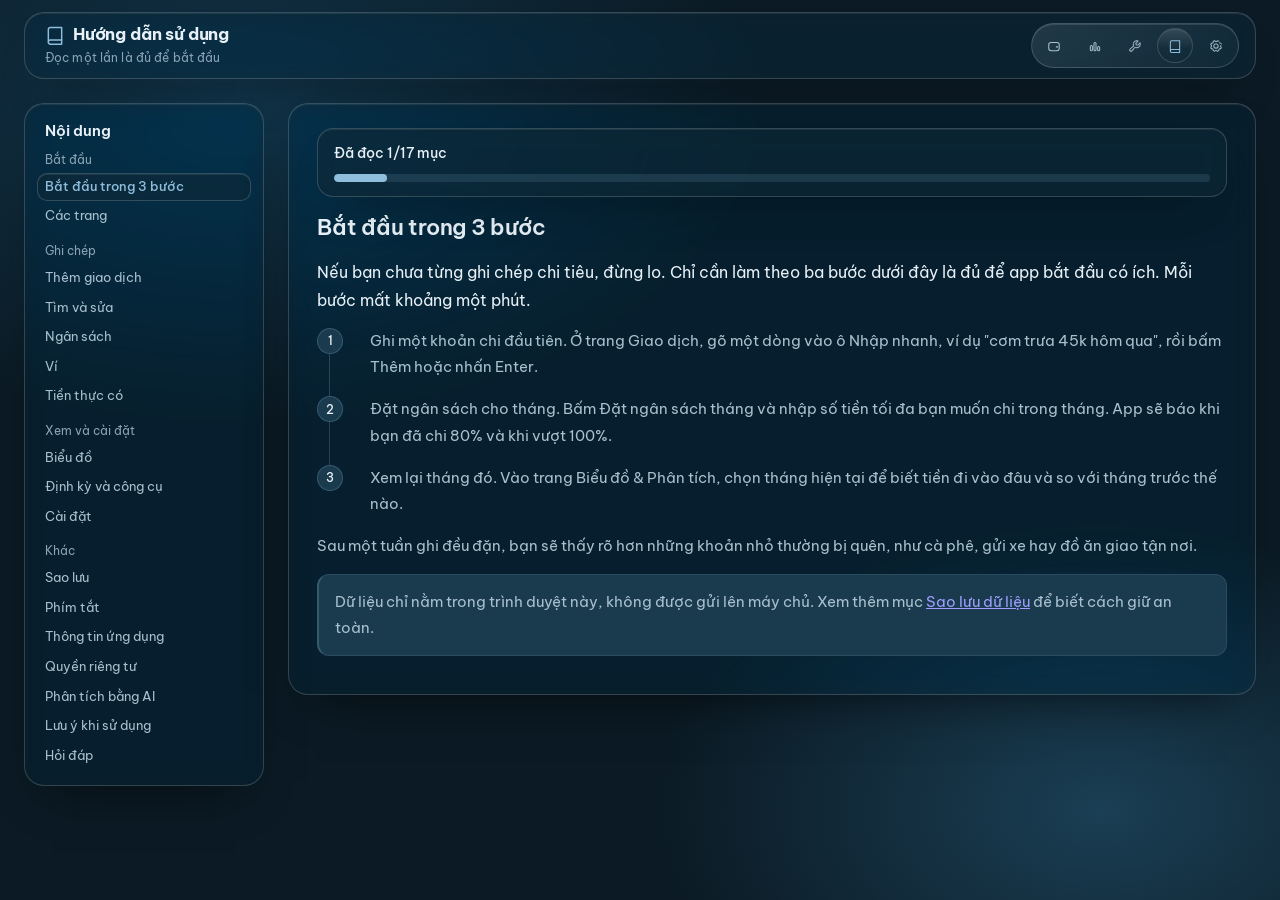
<file: guide.html>
<!DOCTYPE html>
<html lang="vi">
<head>
    <meta charset="UTF-8">
    <meta name="viewport" content="width=device-width, initial-scale=1.0, viewport-fit=cover">
    <meta name="description" content="Hướng dẫn sử dụng Web Quản lý Tài chính Cá nhân cho người mới">
        <meta name="theme-color" content="#0B1A26">
    <script>try{var r=document.documentElement,s=JSON.parse(localStorage.getItem("app_settings")||"{}");if(localStorage.getItem("app_theme")==="light")r.dataset.theme="light";if(s.palette)r.dataset.palette=s.palette;var v=typeof s.glass=="number"?s.glass:({soft:25,medium:50,strong:80})[s.glass];if(v==null)v=50;var t=v/100,m=t<=.5?1.84*t:1+2.2*(t-.5),b=4+12*t;r.style.setProperty("--glass-mul",m);r.style.setProperty("--glass-blur",b.toFixed(1)+"px");r.style.setProperty("--glass-sat",(100+120*t).toFixed(0)+"%");}catch(e){}</script>
    <link rel="preconnect" href="https://fonts.googleapis.com">
    <link rel="preconnect" href="https://fonts.gstatic.com" crossorigin>
    <link href="https://fonts.googleapis.com/css2?family=Be+Vietnam+Pro:wght@300;400;500;600;700;900&display=swap" rel="stylesheet">
    <title>Hướng dẫn - Quản lý Tài chính Cá nhân</title>
    <script>document.documentElement.classList.add('js');</script>
    <link rel="stylesheet" href="css/guide.css">
    <link rel="stylesheet" href="css/shared.css">
    <link rel="stylesheet" href="css/effects/glass.css">
    <link rel="stylesheet" href="css/effects/motion.css">
    <link rel="stylesheet" href="css/palettes.css">
    <link rel="stylesheet" href="css/redesign.css">
    <script src="js/motion.js"></script>
</head>
<body class="page-enter">
    <div class="ambient" aria-hidden="true"></div>
    <!-- Thanh trên: tiêu đề trang và các tab chính. Thanh này đứng yên khi chuyển trang. -->
    <header class="topbar">
        <div class="topbar__inner">
            <div class="brand">
                <h1 class="brand__title"><i data-icon="book"></i> Hướng dẫn sử dụng</h1>
                <p class="brand__sub">Đọc một lần là đủ để bắt đầu</p>
            </div>
            <nav class="nav-tabs" aria-label="Điều hướng chính">
                <span class="nav-tabs__pill" aria-hidden="true"></span>
                <a href="index.html" class="nav-link"><i data-icon="wallet"></i> <span class="nav-link__label" data-text="Giao dịch">Giao dịch</span></a>
                <a href="analytics.html" class="nav-link"><i data-icon="chart"></i> <span class="nav-link__label" data-text="Biểu đồ &amp; Phân tích">Biểu đồ &amp; Phân tích</span></a>
                <a href="tools.html" class="nav-link"><i data-icon="ph-wrench"></i> <span class="nav-link__label" data-text="Công cụ">Công cụ</span></a>
                <a href="guide.html" class="nav-link" aria-current="page"><i data-icon="book"></i> <span class="nav-link__label" data-text="Hướng dẫn">Hướng dẫn</span></a>
                <a href="settings.html" class="nav-link"><i data-icon="ph-gear"></i> <span class="nav-link__label" data-text="Cài đặt">Cài đặt</span></a>
            </nav>
        </div>
    </header>

    <main class="page">
        <div class="guide-layout">
            <!-- Mục lục: bấm để nhảy tới phần cần xem. Trên màn hình nhỏ mục lục nằm trên đầu trang. -->
            <nav class="guide-toc" aria-label="Mục lục">
                <p class="guide-toc__title">Nội dung</p>
                <button type="button" class="guide-toc__toggle" aria-expanded="true" aria-controls="guideTocList"><span class="guide-toc__toggle-label">Nội dung</span><span class="guide-toc__chev" aria-hidden="true">&#9662;</span></button>
                <span class="guide-toc__pill" aria-hidden="true"></span>
                <div class="guide-toc__list" id="guideTocList">
                <div class="guide-toc__group">
                    <p class="guide-toc__label">Bắt đầu</p>
                    <ul>
                        <li><a href="#start">Bắt đầu trong 3 bước</a></li>
                        <li><a href="#pages">Các trang</a></li>
                    </ul>
                </div>
                <div class="guide-toc__group">
                    <p class="guide-toc__label">Ghi chép</p>
                    <ul>
                        <li><a href="#add">Thêm giao dịch</a></li>
                        <li><a href="#list">Tìm và sửa</a></li>
                        <li><a href="#budget">Ngân sách</a></li>
                        <li><a href="#wallets">Ví</a></li>
                        <li><a href="#networth">Tiền thực có</a></li>
                    </ul>
                </div>
                <div class="guide-toc__group">
                    <p class="guide-toc__label">Xem và cài đặt</p>
                    <ul>
                        <li><a href="#analytics">Biểu đồ</a></li>
                        <li><a href="#tools">Định kỳ và công cụ</a></li>
                        <li><a href="#settings">Cài đặt</a></li>
                    </ul>
                </div>
                <div class="guide-toc__group">
                    <p class="guide-toc__label">Khác</p>
                    <ul>
                        <li><a href="#backup">Sao lưu</a></li>
                        <li><a href="#shortcuts">Phím tắt</a></li>
                        <li><a href="#about">Thông tin ứng dụng</a></li>
                        <li><a href="#privacy">Quyền riêng tư</a></li>
                        <li><a href="#ai">Phân tích bằng AI</a></li>
                        <li><a href="#trial">Lưu ý khi sử dụng</a></li>
                        <li><a href="#faq">Hỏi đáp</a></li>
                    </ul>
                </div>
                </div>
            </nav>

            <div class="guide-content">
                <!-- Thanh tiến trình: chỉ hiện khi người dùng chưa xác nhận đã đọc. Mỗi mục đọc tới sẽ tăng thanh. -->
                <div class="guide-progress" id="guideProgress" hidden>
                    <div class="guide-progress__head">
                        <span class="guide-progress__label" id="guideProgressLabel">Đã đọc 0/0 mục</span>
                        <span class="guide-progress__hint" id="guideProgressHint" hidden>Hướng dẫn này được mở vì bạn chưa xác nhận đã đọc.</span>
                    </div>
                    <div class="guide-progress__track" role="progressbar" aria-label="Tiến độ đọc hướng dẫn" aria-valuemin="0" aria-valuemax="100" aria-valuenow="0">
                        <span class="guide-progress__fill" id="guideProgressFill"></span>
                    </div>
                </div>

                <section class="guide-section" id="start">
                    <h2>Bắt đầu trong 3 bước</h2>
                    <p>Nếu bạn chưa từng ghi chép chi tiêu, đừng lo. Chỉ cần làm theo ba bước dưới đây là đủ để app bắt đầu có ích. Mỗi bước mất khoảng một phút.</p>
                    <ol class="guide-steps">
                    <li>Ghi một khoản chi đầu tiên. Ở trang Giao dịch, gõ một dòng vào ô Nhập nhanh, ví dụ "cơm trưa 45k hôm qua", rồi bấm Thêm hoặc nhấn Enter.</li>
                    <li>Đặt ngân sách cho tháng. Bấm Đặt ngân sách tháng và nhập số tiền tối đa bạn muốn chi trong tháng. App sẽ báo khi bạn đã chi 80% và khi vượt 100%.</li>
                    <li>Xem lại tháng đó. Vào trang Biểu đồ &amp; Phân tích, chọn tháng hiện tại để biết tiền đi vào đâu và so với tháng trước thế nào.</li>
                    </ol>
                    <p>Sau một tuần ghi đều đặn, bạn sẽ thấy rõ hơn những khoản nhỏ thường bị quên, như cà phê, gửi xe hay đồ ăn giao tận nơi.</p>
                    <p class="guide-note">Dữ liệu chỉ nằm trong trình duyệt này, không được gửi lên máy chủ. Xem thêm mục <a href="#backup">Sao lưu dữ liệu</a> để biết cách giữ an toàn.</p>
                </section>

                <section class="guide-section" id="pages">
                    <h2>Các trang</h2>
                    <p>App có bốn trang chính, nằm trên thanh trên cùng. Mỗi trang có một việc riêng.</p>
                    <ul class="guide-list">
                    <li>Giao dịch: ghi chi tiêu và thu nhập, xem danh sách. Ngân sách, ví và tiền thực có cũng nằm ở đây.</li>
                    <li>Biểu đồ và phân tích: xem số liệu theo tháng, danh mục và ngày.</li>
                    <li>Công cụ: giao dịch định kỳ, chia tiền nhóm và các máy tính tài chính.</li>
                    <li>Cài đặt: giao diện sáng hoặc tối, bảng màu, độ mờ và giảm chuyển động.</li>
                    </ul>
                    <p>Thao tác chính luôn nằm ở vị trí dễ thấy. Thao tác phụ thường nằm bên phải hoặc phía dưới.</p>
                </section>

                <section class="guide-section" id="add">
                    <h2>Thêm giao dịch</h2>
                    <p>Có hai cách ghi một khoản: nhập nhanh bằng một dòng chữ, hoặc điền đầy đủ form. Phần lớn người dùng chỉ cần cách nhanh.</p>
                    <h3>Cách nhanh: gõ một dòng</h3>
                    <p>Gõ tên khoản và số tiền vào ô Nhập nhanh. Số tiền có thể viết là 45k, 1.5tr hoặc 45.000.</p>
                    <p>App tự đoán danh mục từ tên. Chẳng hạn "grab" vào Đi lại, còn "tiền điện" vào Hóa đơn.</p>
                    <p>Muốn ghi cho ngày khác, thêm "hôm qua" hoặc ngày dạng dd/mm vào cuối dòng. Không ghi gì thì app dùng hôm nay.</p>
                    <figure class="guide-demo">
                                            <p class="guide-demo__caption">Bạn gõ</p>
                                            <p class="guide-demo__input"><code>cơm trưa 45k hôm qua</code></p>
                                            <p class="guide-demo__caption">App ghi lại</p>
                                            <div class="guide-demo__row">
                                                <span class="guide-demo__name">Cơm trưa</span>
                                                <span class="guide-demo__meta">Ăn uống · Hôm qua · Mặc định</span>
                                                <span class="guide-demo__amount">−45.000 đ</span>
                                            </div>
                                        </figure>
                    <h3>Cách đầy đủ: điền form</h3>
                    <p>Các ô có dấu sao là bắt buộc: tên, số tiền, ngày, loại, danh mục và trạng thái.</p>
                    <ul class="guide-list">
                    <li>Loại: thu nhập hoặc chi tiêu. Đổi loại thì danh mục cũng đổi theo.</li>
                    <li>Trạng thái: Hoàn thành nghĩa là khoản đã xảy ra và được tính vào tổng. Chưa thanh toán nghĩa là bạn đã biết khoản này nhưng chưa trả, nên chưa tính vào số dư.</li>
                    <li>Ví: chọn ví chịu khoản này. Nếu chưa thêm ví nào, khoản vào ví Mặc định.</li>
                    </ul>
                    <h3>Chuyển cho cá nhân</h3>
                    <p>Khi tiêu đề có dạng "Thanh toán cho [tên] (...)", app tự tích ô này và điền tên người nhận.</p>
                    <p>Ô này chỉ đánh dấu người nhận. Nó không đổi loại thu chi hay danh mục. Khi xuất CSV, người nhận được thay bằng mã như A-001.</p>
                    <h3>Khoản vay trả góp</h3>
                    <p>Khoản vay không phải giao dịch, nên không ghi ở đây.</p>
                    <ol class="guide-steps">
                    <li>Trong tab Thêm giao dịch, bấm Khoản vay ở thanh chuyển phía trên form.</li>
                    <li>Điền công ty cho vay, số tiền vay, số tiền trả mỗi kỳ, số kỳ và ngày kỳ đầu.</li>
                    <li>Bấm Thêm khoản vay. Khoản vay hiện ở Danh sách, chế độ Khoản trả góp.</li>
                    </ol>
                    <h3>Nhập lịch sử từ ảnh</h3>
                    <p>Khung nhập lịch sử nằm dưới ô nhập nhanh. Bạn đưa ảnh vào bằng một trong ba cách:</p>
                    <ul class="guide-list">
                    <li>Copy ảnh sao kê rồi nhấn Ctrl+V.</li>
                    <li>Kéo ảnh vào khung.</li>
                    <li>Bấm Chọn file ảnh.</li>
                    </ul>
                    <p>App đọc các dòng và cho bạn chọn khoản cần thêm. Khoản đã có (cùng ngày, số tiền và loại) được đánh dấu và bỏ tick sẵn, nên không bị thêm lần hai.</p>
                    <h3>Thu nhập tháng này</h3>
                    <p>Nhập tổng thu nhập của tháng một lần, vào ô Thu nhập tháng này cạnh ô Số tiền. App dùng số này để cho biết bạn đã chi bao nhiêu phần trăm thu nhập.</p>
                    <p>Số này không tạo khoản thu mới, nên đừng nhập lại vào danh sách.</p>
                    <div class="guide-example">Ví dụ: thu nhập tháng là 12.000.000 đ, đã chi 5.565.000 đ. Ô Số dư hiện "đã chi 46%".</div>
                </section>

                <section class="guide-section" id="list">
                    <h2>Tìm, sửa và xóa</h2>
                    <p>Danh sách là nơi xem lại mọi khoản đã ghi. Mỗi dòng hiện tên, danh mục, ngày, số tiền và trạng thái.</p>
                    <h3>Tìm và lọc</h3>
                    <ul class="guide-list">
                    <li>Gõ một phần tên hoặc danh mục vào ô Từ khóa ở đầu trang.</li>
                    <li>Chọn cách sắp xếp ở ô Sắp xếp.</li>
                    <li>Bấm Bộ lọc để mở thêm loại, danh mục, trạng thái và tháng.</li>
                    <li>Bấm Xóa bộ lọc để đưa mọi lựa chọn về mặc định.</li>
                    </ul>
                    <h3>Đổi trạng thái</h3>
                    <p>Bấm Hoàn thành hoặc Chưa trả ngay trên dòng giao dịch. Đây là cách nhanh nhất khi bạn vừa trả một khoản đang nợ.</p>
                    <h3>Sửa và xóa</h3>
                    <ol class="guide-steps">
                    <li>Sửa: bấm Sửa để đưa thông tin lên form, rồi bấm Cập nhật.</li>
                    <li>Xóa: bấm biểu tượng thùng rác, rồi xác nhận.</li>
                    </ol>
                    <p>Xóa nhầm thì bấm Hoàn tác trong thông báo ở góc màn hình, trước khi thông báo tự tắt.</p>
                    <h3>Xem giao dịch hoặc khoản trả góp</h3>
                    <p>Thanh Giao dịch / Khoản trả góp nằm trên thẻ danh sách. Khi đổi chế độ, nội dung cũ đi rồi nội dung mới vào.</p>
                    <p>Mỗi chế độ giữ lựa chọn sắp xếp riêng. Ở chế độ Khoản trả góp, từ khóa tìm theo tên công ty, số tiền, số kỳ, ngày, kỳ kế tiếp, số còn phải trả và trạng thái.</p>
                    <p class="guide-note">Danh sách hiện 10 dòng mỗi lần. Bấm Xem thêm ở cuối danh sách để xem tiếp.</p>
                    <h3>Ghi thiếu một khoản</h3>
                    <p>Quên ghi một khoản vài ngày? Thêm khoản đó với đúng ngày đã xảy ra. Biểu đồ và số dư sẽ tự tính lại.</p>
                </section>

                <section class="guide-section" id="budget">
                    <h2>Ngân sách tháng</h2>
                    <p>Ngân sách là số tiền tối đa bạn muốn chi trong một tháng. Đặt ngân sách giúp bạn biết mình tiêu nhanh hay chậm, trước khi quá muộn.</p>
                    <h3>Đặt ngân sách</h3>
                    <ol class="guide-steps">
                    <li>Bấm Đặt ngân sách tháng.</li>
                    <li>Nhập số tiền rồi bấm Lưu. Thanh tiến độ hiện ở đầu danh sách.</li>
                    </ol>
                    <h3>Đọc thanh tiến độ</h3>
                    <ul class="guide-list">
                    <li>Dưới 80%: chi tiêu vẫn trong ngân sách.</li>
                    <li>Từ 80% đến 100%: app cảnh báo bạn sắp hết ngân sách.</li>
                    <li>Trên 100%: thanh chuyển sang màu đỏ, bạn đã vượt ngân sách.</li>
                    </ul>
                    <figure class="guide-meter" role="img" aria-label="Ví dụ: đã dùng 82 phần trăm ngân sách">
                                            <div class="guide-meter__track">
                                                <span class="guide-meter__fill" style="width: 82%;"></span>
                                                <span class="guide-meter__tick" style="left: 80%;"></span>
                                                <span class="guide-meter__tick guide-meter__tick--end" style="left: 100%;"></span>
                                            </div>
                                            <figcaption class="guide-meter__caption">Ngân sách 5.000.000 đ, đã chi 4.100.000 đ: 82%. Vạch thứ nhất là 80%, vạch thứ hai là 100%.</figcaption>
                                        </figure>
                    <h3>Hạn mức theo danh mục</h3>
                    <p>Muốn kiểm soát từng nhóm chi, như ăn uống hay đi lại, hãy đặt hạn mức theo danh mục. Bạn làm việc này ở trang Biểu đồ và phân tích, phần Ngân sách theo danh mục.</p>
                    <p>Ngân sách áp dụng cho tháng đang chọn. Sang tháng mới, bạn đặt lại nếu muốn giữ mức cũ.</p>
                </section>

                <section class="guide-section" id="wallets">
                    <h2>Ví</h2>
                    <p>Ví là nơi tiền đang nằm: tài khoản ngân hàng, ví điện tử hoặc tiền mặt. Nếu bạn giữ tiền ở nhiều nơi, thêm ví để biết mỗi nơi còn bao nhiêu.</p>
                    <p>App có sẵn một ví tên Mặc định. Các khoản đã ghi trước đó tự chuyển vào ví này.</p>
                    <h3>Thêm và xóa ví</h3>
                    <ol class="guide-steps">
                    <li>Bấm Quản lý ví ở trang Giao dịch.</li>
                    <li>Nhập tên ví, ví dụ "Vietcombank", và số dư đầu là số tiền đang có trong ví đó.</li>
                    <li>Bấm Thêm ví.</li>
                    </ol>
                    <p>Muốn xóa ví, bấm Xóa bên cạnh tên ví. Các giao dịch của ví đó chuyển về ví Mặc định, nên bạn không mất dữ liệu.</p>
                    <h3>Đọc số dư từ ảnh</h3>
                    <p>Nếu ngân hàng hoặc ví điện tử có ảnh màn hình hiện số dư, bạn không cần gõ tay.</p>
                    <ol class="guide-steps">
                    <li>Trong cửa sổ Quản lý ví, copy ảnh rồi nhấn Ctrl+V, hoặc kéo ảnh vào, hoặc bấm Chọn file ảnh.</li>
                    <li>Bỏ tick khoản không cần, rồi đặt tên cho từng ví.</li>
                    <li>Bấm Dùng tổng này.</li>
                    </ol>
                    <p class="guide-note">Ảnh chỉ được xử lý trên máy bạn và không được lưu lại. Lần đầu dùng, trình duyệt cần tải bộ đọc chữ, nên cần có mạng.</p>
                    <h3>Chọn ví cho từng giao dịch</h3>
                    <p>Ô Ví nằm trong form thêm và sửa giao dịch. Khoản nào tính vào ví nào tùy bạn chọn.</p>
                    <div class="guide-example">Ví dụ: tạo ví Vietcombank với số dư đầu 5.000.000 đ, rồi chọn ví này khi ghi tiền lương.</div>
                </section>

                <section class="guide-section" id="networth">
                    <h2>Tiền thực có</h2>
                    <p>Mục này trả lời một câu hỏi: sau khi trừ các khoản đang nợ, bạn thật sự có bao nhiêu tiền.</p>
                    <p>Cách tính: lấy tổng tiền trong các ví, rồi trừ tổng số tiền còn nợ.</p>
                    <div class="guide-example">Ví dụ: 5.000.000 đ trong các ví, đang nợ 2.000.000 đ tiền vay mua xe. Tiền thực có là 3.000.000 đ.</div>
                    <h3>Ghi khoản đang nợ</h3>
                    <ol class="guide-steps">
                    <li>Mở mục Tiền thực có trên trang Giao dịch.</li>
                    <li>Ở phần Khoản đang nợ, nhập tên khoản, ví dụ "Vay mua xe", và số tiền còn nợ.</li>
                    <li>Bấm Thêm.</li>
                    </ol>
                    <p>Khi trả một phần, sửa số còn nợ bằng cách xóa khoản cũ rồi thêm lại với số mới. Muốn bỏ khoản đã trả hết, bấm Xóa bên cạnh tên khoản.</p>
                    <p class="guide-note">Khoản nợ chỉ dùng để tính tiền thực có. Nó không tạo giao dịch và không đổi biểu đồ. Nếu trả nợ bằng tiền trong ví, hãy ghi thêm một khoản chi tương ứng để số dư ví và biểu đồ đều đúng.</p>
                </section>

                <section class="guide-section" id="analytics">
                    <h2>Biểu đồ và phân tích</h2>
                    <p>Trang này giúp bạn nhìn lại tiền đã đi đâu. Chọn một tháng, hoặc bấm Tất cả thời gian để xem toàn bộ dữ liệu.</p>
                    <h3>Bốn ô số đầu trang</h3>
                    <ul class="guide-list">
                    <li>Thu nhập, chi tiêu, chênh lệch và số giao dịch.</li>
                    <li>Chênh lệch là thu trừ chi. Chênh lệch dương nghĩa là bạn đã tiết kiệm được trong tháng.</li>
                    </ul>
                    <h3>Các biểu đồ</h3>
                    <ul class="guide-list">
                    <li>Biểu đồ tròn: mỗi danh mục chiếm bao nhiêu phần trăm chi tiêu.</li>
                    <li>Biểu đồ cột: so sánh thu và chi trong sáu tháng gần nhất.</li>
                    <li>Biểu đồ theo ngày: ngày nào chi nhiều nhất, hữu ích khi tìm nguyên nhân cuối tháng hết tiền.</li>
                    </ul>
                    <p>Phần Ngân sách theo danh mục cũng nằm trong trang này.</p>
                </section>

                <section class="guide-section" id="tools">
                    <h2>Định kỳ, chia tiền và công cụ</h2>
                    <p>Trang Giao dịch có hai tab giúp ghi chép bớt phiền: Định kỳ và Chia tiền. Trang Công cụ chứa các máy tính tài chính.</p>
                    <h3>Giao dịch định kỳ</h3>
                    <p>Những khoản đều đặn như tiền nhà, lương hay tiền điện nước nên đặt thành định kỳ ở tab Định kỳ.</p>
                    <ol class="guide-steps">
                    <li>Khai báo một lần: tên, số tiền và ngày trong tháng.</li>
                    <li>Đến hạn, app tự thêm khoản đó vào danh sách, mỗi tháng một lần.</li>
                    </ol>
                    <h3>Chia tiền nhóm</h3>
                    <p>Khi đi ăn hoặc đi chơi chung, mở tab Chia tiền. Nhập tên và số tiền từng người đã trả.</p>
                    <p>App tính mỗi người cần trả thêm hay được nhận lại bao nhiêu, để bạn không phải tự cộng trừ.</p>
                    <h3>Máy tính ở trang Công cụ</h3>
                    <p>Các máy tính không lưu dữ liệu. Bạn nhập số nào thì nó tính số đó.</p>
                    <ul class="guide-list">
                    <li>Mục tiêu tiết kiệm: tính số tháng cần để đạt một số tiền. Số dư và tiết kiệm mỗi tháng được gợi ý từ dữ liệu của bạn.</li>
                    <li>Lãi kép và góp đều: xem tiền tiết kiệm lớn lên thế nào theo thời gian.</li>
                    <li>Vay trả góp đều: xem số tiền phải trả mỗi tháng và bảng từng kỳ.</li>
                    <li>Thuế thu nhập cá nhân.</li>
                    </ul>
                    <h3>Theo dõi khoản trả góp</h3>
                    <p>Mỗi khoản vay nằm trong Danh sách, chế độ Khoản trả góp. Dòng khoản hiện số kỳ đã trả, số tiền còn phải trả và kỳ kế tiếp.</p>
                    <ol class="guide-steps">
                    <li>Bấm vào khoản để mở phần chọn kỳ.</li>
                    <li>Tick những kỳ đã trả.</li>
                    </ol>
                    <p>Bạn không cần ghi thêm giao dịch nào. Các khoản chi thường ngày là nguồn để chọn kỳ đã trả.</p>
                    <h3>App gợi ý kỳ đã trả thế nào</h3>
                    <p>App chỉ gợi ý giao dịch chi thỏa cả ba điều kiện:</p>
                    <ul class="guide-list">
                    <li>Có tên công ty trong tiêu đề.</li>
                    <li>Số tiền đúng mỗi kỳ, sai lệch tối đa 1.000 đ.</li>
                    <li>Ngày từ trước ngày kỳ đầu tối đa 10 ngày trở đi.</li>
                    </ul>
                    <p>App không tự tick. Giao dịch đã tick ở khoản khác sẽ không được gợi ý nữa. Nếu một giao dịch khớp nhiều khoản cùng công ty, nó thuộc khoản có ngày kỳ đầu gần nhất trước ngày giao dịch.</p>
                    <h3>Tất toán khi trả hết trước hạn</h3>
                    <p>Nếu trả hết khoản vay trước các kỳ còn lại, bấm Tất toán ở khoản đó.</p>
                    <ol class="guide-steps">
                    <li>Chọn một giao dịch chi làm ngày tất toán. Số tiền không cần khớp với số còn nợ.</li>
                    <li>Xác nhận. Các kỳ chưa tick không còn được tính là nợ.</li>
                    </ol>
                    <p>Chọn nhầm thì bấm Bỏ tất toán.</p>
                    <p class="guide-note">Tất toán chỉ áp dụng khi trả hết một lần. App không tính riêng trường hợp trả bớt gốc, nên số còn lại sẽ không đúng nếu bạn chỉ trả một phần.</p>
                    <p>Khoản đã tất toán hoặc đã trả đủ kỳ không còn được tính vào mục Đang nợ ở trang Giao dịch.</p>
                    <h3>Vay trả góp đều: lưu ý về lãi suất</h3>
                    <p class="guide-note">Lãi suất trong bảng là ước tính, suy từ số tiền trả mỗi kỳ. Đây không phải lãi thật của công ty cho vay.</p>
                    <p>Muốn con số chính xác, hãy hỏi công ty hoặc xem hợp đồng.</p>
                </section>

                <section class="guide-section" id="settings">
                    <h2>Cài đặt và giao diện</h2>
                    <p>Mở trang Cài đặt để chỉnh giao diện. Các tùy chọn được lưu trong trình duyệt này và áp dụng cho mọi trang.</p>
                    <h3>Sáng hoặc tối</h3>
                    <p>Chế độ sáng dễ nhìn ban ngày. Chế độ tối đỡ chói mắt buổi tối.</p>
                    <h3>Bảng màu</h3>
                    <p>Mỗi bảng có một tông nền và một màu nhấn. Nút, thanh tab và mục đang chọn theo màu nhấn.</p>
                    <p>Màu thu nhập luôn là xanh lá và màu chi tiêu luôn là đỏ, dù chọn bảng nào.</p>
                    <h3>Độ mờ của khung</h3>
                    <p>Khung nội dung và thanh điều hướng dùng kính mờ. Kéo thanh Độ đục kính sang phải để khung đục dần. Mức 0 là trong suốt hoàn toàn.</p>
                    <h3>Giảm chuyển động</h3>
                    <p>Bật để tắt hiệu ứng trượt và mờ khi chuyển trang, đổi tab, mở thẻ và đổi chế độ.</p>
                    <p>Nếu hệ điều hành đã bật giảm chuyển động, app tự tắt hiệu ứng.</p>
                    <h3>Biểu tượng</h3>
                    <p>Danh mục dùng biểu tượng nét thay cho emoji. Emoji cũ trong tên danh mục được tự bỏ khi mở. Số liệu không đổi.</p>
                </section>

                <section class="guide-section" id="backup">
                    <h2>Sao lưu dữ liệu</h2>
                    <p>Dữ liệu chỉ nằm trong trình duyệt này. Xóa dữ liệu trình duyệt, đổi máy hoặc đổi địa chỉ mở app là các khoản cũ sẽ mất.</p>
                    <p>Hãy xuất file sao lưu định kỳ, chẳng hạn mỗi tuần một lần.</p>
                    <table class="guide-table">
                                            <thead>
                                                <tr><th scope="col">Việc</th><th scope="col">File</th><th scope="col">Điều cần biết</th></tr>
                                            </thead>
                                            <tbody>
                                                <tr><th scope="row">Sao lưu</th><td>JSON</td><td>Giữ giao dịch, ví, chuyển tiền giữa các ví, ngân sách tháng, ngân sách theo danh mục, giao dịch định kỳ và khoản trả góp, kèm các kỳ đã tick và giao dịch tất toán.</td></tr>
                                                <tr><th scope="row">Mở bằng Excel</th><td>CSV ẩn danh</td><td>Để tự phân tích trong Excel hoặc gửi cho AI. Tên người nhận được thay bằng mã. Xem mục Quyền riêng tư.</td></tr>
                                                <tr><th scope="row">Nhập lại</th><td>JSON</td><td>Chỉ thêm những mục còn thiếu, và chỉ dùng cho chính web này. Giao dịch trùng (cùng ngày, số tiền và loại) bị bỏ qua. File CSV không nhập lại được.</td></tr>
                                            </tbody>
                                        </table>
                    <p>Khi nhập lại, dữ liệu hiện có không bị ghi đè. Ngân sách tháng chỉ được đặt khi máy chưa có. Ví, khoản trả góp và định kỳ cũng chỉ được thêm khi chưa có.</p>
                    <p class="guide-note">Thu nhập từng tháng không nằm trong file. Trên máy mới, hãy nhập lại thu nhập của những tháng bạn cần xem.</p>
                </section>

                <section class="guide-section" id="shortcuts">
                    <h2>Phím tắt</h2>
                    <p>Hai phím tắt giúp ghi chi tiêu nhanh hơn khi không muốn dùng chuột.</p>
                    <ul class="guide-list">
                    <li>N: đưa con trỏ tới ô Nhập nhanh để gõ khoản chi.</li>
                    <li>/: đưa con trỏ tới ô tìm kiếm trong danh sách giao dịch.</li>
                    </ul>
                    <p>Ví dụ: bấm N, gõ "cà phê 35k", nhấn Enter, rồi bấm N cho khoản tiếp theo. Cả quá trình không cần rời bàn phím.</p>
                    <p class="guide-note">Phím tắt không hoạt động khi bạn đang gõ trong một ô nhập liệu.</p>
                </section>

                <section class="guide-section" id="about">
                    <h2>Thông tin ứng dụng</h2>
                    <p>Ứng dụng ghi chép thu chi và theo dõi ngân sách cho cá nhân. Chạy ngay trên trình duyệt, không cần cài đặt.</p>
                    <ul class="guide-list">
                    <li>Tên: Quản lý Tài chính Cá nhân.</li>
                    <li>Phiên bản: 1.10.25.</li>
                    <li>Bản quyền: Phuc Pham © 2026.</li>
                    <li>Nơi lưu dữ liệu: chỉ trong trình duyệt bạn đang dùng.</li>
                    </ul>
                    <p>Giao dịch, ngân sách và số dư không được gửi lên máy chủ nào. Xóa dữ liệu trình duyệt thì các khoản đã ghi sẽ mất, nên hãy xuất file sao lưu định kỳ.</p>
                    <p>Khi có bản mới, số phiên bản sẽ đổi. Dữ liệu vẫn được giữ nguyên nếu bạn dùng cùng trình duyệt và cùng địa chỉ.</p>
                </section>

                <section class="guide-section" id="privacy">
                    <h2>Quyền riêng tư và tên người khác</h2>
                    <p>Dữ liệu chỉ nằm trong trình duyệt này. Phần dưới nói về những chỗ có thể lộ thông tin khi bạn xuất file.</p>
                    <h3>File sao lưu JSON</h3>
                    <p>File JSON có đầy đủ mọi thứ: tên giao dịch, số tiền, ngày và ví. Tên giao dịch có thể chứa tên người, hoặc tên cơ sở bạn đã chuyển tiền.</p>
                    <p>Chỉ dùng file này để nhập lại vào web này. Không đưa file cho AI hay người khác.</p>
                    <h3>File CSV phân tích</h3>
                    <p>File CSV là file duy nhất app xuất để phân tích. File không chứa tên người nhận. Quy tắc như sau:</p>
                    <ul class="guide-list">
                    <li>Khoản chuyển cho cá nhân được ghi là "Chuyển cho [mã]". Ví dụ A-001 và A-002 là hai khoản của cùng một người.</li>
                    <li>Chữ cái đánh theo thứ tự người xuất hiện lần đầu, theo ngày: A, B, ..., Z, rồi AA, AB, ...</li>
                    <li>Khoản "Thanh toán cho ..." chưa gắn người nhận được che thành "Thanh toán cho [đã che]".</li>
                    <li>Cơ sở kinh doanh, ví dụ "Thanh toán LIEM BARBER", giữ nguyên tên.</li>
                    </ul>
                    <p>Mã chỉ có nghĩa trong một lần xuất. Lần sau mã có thể đổi, nên đừng dùng mã để nhớ người nhận giữa các lần xuất.</p>
                    <h3>Giới hạn của việc nhận diện</h3>
                    <ul class="guide-list">
                    <li>App nhận diện người nhận khi tên viết hoa toàn bộ, như trên sao kê.</li>
                    <li>Tên viết thường hoặc tên nước ngoài chưa được nhận diện, nên giữ nguyên tên trong file CSV.</li>
                    </ul>
                </section>

                <section class="guide-section" id="ai">
                    <h2>Phân tích bằng AI</h2>
                    <p>Bạn có thể gửi dữ liệu chi tiêu cho một dịch vụ AI để hỏi về thói quen chi tiêu. App không tự gửi dữ liệu đi đâu, việc gửi là do bạn quyết định.</p>
                    <p class="guide-note">Khi tải file lên dịch vụ AI, dữ liệu sẽ đến máy chủ của dịch vụ đó. Hãy kiểm tra cài đặt của dịch vụ để tắt việc dùng dữ liệu của bạn cho huấn luyện.</p>
                    <h3>Các bước</h3>
                    <ol class="guide-steps">
                    <li>Ở trang Giao dịch, bấm Xuất CSV (Excel). App tải một file giao-dich_&lt;ngày&gt;.csv.</li>
                    <li>Mở file bằng Excel. Không cần xóa cột nào, vì người nhận đã được thay bằng mã.</li>
                    <li>Tải file lên dịch vụ AI và đặt câu hỏi.</li>
                    </ol>
                    <h3>Câu hỏi gợi ý</h3>
                    <ul class="guide-list">
                    <li>Tháng này tôi chi nhiều nhất vào danh mục nào?</li>
                    <li>Có khoản chi nào tăng bất thường so với các tháng trước không?</li>
                    <li>Gợi ý cách cắt giảm chi tiêu cho danh mục lớn nhất.</li>
                    </ul>
                    <h3>Đọc file CSV</h3>
                    <p>Cột loai_dong cho biết mỗi dòng là gì:</p>
                    <ul class="guide-list">
                    <li>giao_dich: một giao dịch.</li>
                    <li>so_du_vi: số dư đầu và hiện tại của từng ví.</li>
                    <li>chuyen_tien: chuyển tiền giữa các ví. Không tính là thu hay chi.</li>
                    <li>khoan_vay: một khoản trả góp. Các cột so_ky, tien_moi_ky và ky_da_tra cho biết số kỳ, số tiền mỗi kỳ và số kỳ đã tick. Cột status là dang_tra hoặc tat_toan.</li>
                    </ul>
                    <p>Tiêu đề dạng "Chuyển cho A-001" là khoản chuyển cho một người, và mã cho biết người đó.</p>
                    <p class="guide-note">File này để phân tích, không dùng để khôi phục dữ liệu. Muốn khôi phục, dùng file sao lưu JSON.</p>
                </section>

                <section class="guide-section" id="trial">
                    <h2>Lưu ý khi sử dụng</h2>
                    <p>Đây là bản thử, nên một số chỗ có thể chưa hoàn thiện. Cảm ơn bạn đã dùng thử.</p>
                    <h3>Giữ dữ liệu an toàn</h3>
                    <ul class="guide-list">
                    <li>Dữ liệu có thể đổi khi có bản cập nhật. Hãy xuất file sao lưu thường xuyên.</li>
                    <li>Giữ đúng link đã nhận trong suốt thời gian thử. Đổi link thì dữ liệu đã nhập sẽ không còn hiện.</li>
                    <li>Đừng xóa dữ liệu hoặc cache của trình duyệt khi đang thử.</li>
                    <li>Nên mở bằng Safari hoặc Chrome. Trong Messenger hoặc Instagram, dữ liệu có thể không được giữ lâu.</li>
                    </ul>
                    <h3>Xuất và nhập file sao lưu</h3>
                    <ol class="guide-steps">
                    <li>Vào trang Giao dịch, bấm Xuất JSON (backup).</li>
                    <li>Lưu file ở nơi an toàn.</li>
                    <li>Khi cần nhập lại, bấm Nhập JSON và chọn đúng file.</li>
                    </ol>
                    <p>File sao lưu chỉ dùng để nhập lại vào web này, không đưa cho AI. Khoản đã có sẽ được bỏ qua, nên nhập cùng một file nhiều lần không làm tăng số giao dịch.</p>
                    <p class="guide-note">Muốn đồng bộ giữa điện thoại và máy tính, sau khi sao lưu hãy tải file lên Zalo Cloud, Google Drive hoặc dịch vụ bạn đang dùng. Trên máy kia, tải file về và nhập như trên.</p>
                    <h3>Gửi góp ý</h3>
                    <p>Khi gặp lỗi hoặc có thắc mắc, hãy ghi lại:</p>
                    <ul class="guide-list">
                    <li>Thiết bị và trình duyệt đang dùng.</li>
                    <li>Việc bạn đang làm.</li>
                    <li>Kết quả mong đợi và kết quả thực tế.</li>
                    </ul>
                    <p>Nếu có ảnh chụp màn hình, gửi kèm để dễ trao đổi hơn.</p>
                </section>

                <section class="guide-section" id="faq">
                    <h2>Câu hỏi thường gặp</h2>
                    <h3>Làm sao ghi một khoản chi thật nhanh?</h3>
                    <p>Gõ cả tên lẫn số tiền vào ô Nhập nhanh, ví dụ "xăng 80k", rồi nhấn Enter. App tự chọn danh mục. Nếu khoản xảy ra hôm khác, thêm "hôm qua" hoặc ngày dạng dd/mm vào cuối dòng.</p>
                    <h3>Làm sao biết mình sắp vượt ngân sách?</h3>
                    <p>Đặt ngân sách tháng ở trang Giao dịch. Thanh tiến độ sẽ báo cảnh báo khi bạn chi đến 80% và báo đỏ khi vượt 100%. Muốn theo dõi từng nhóm chi, đặt thêm hạn mức theo danh mục ở trang Biểu đồ &amp; Phân tích.</p>
                    <h3>Tiền của tôi đang đi vào đâu trong tháng?</h3>
                    <p>Mở trang Biểu đồ &amp; Phân tích và chọn tháng cần xem. Biểu đồ tròn cho biết từng danh mục chiếm bao nhiêu. Biểu đồ theo ngày cho biết ngày nào chi nhiều nhất.</p>
                    <h3>Tiền nhà, lương, tiền điện có cần nhập mỗi tháng không?</h3>
                    <p>Không. Tạo một giao dịch định kỳ ở tab Định kỳ, app sẽ tự thêm khoản đó vào danh sách mỗi tháng khi đến hạn.</p>
                    <h3>Tôi vừa xóa nhầm một giao dịch thì làm sao?</h3>
                    <p>Ngay sau khi xóa, bấm Hoàn tác trong thông báo ở góc màn hình. Thông báo tự tắt sau vài giây, nên hãy bấm sớm.</p>
                    <h3>Khoản chưa trả có làm giảm số dư không?</h3>
                    <p>Không. Khoản "Chưa thanh toán" không được tính vào số dư. Khi đã trả, bấm Hoàn thành trên dòng giao dịch để nó được tính.</p>
                    <h3>Muốn chia tiền đi ăn nhóm thì dùng công cụ nào?</h3>
                    <p>Mở tab Chia tiền trong trang Giao dịch. Nhập tên và số tiền từng người đã trả, app sẽ tính mỗi người cần trả hoặc nhận lại bao nhiêu.</p>
                    <h3>Làm sao chuyển dữ liệu sang máy khác?</h3>
                    <p>Xuất file JSON ở trang Giao dịch, rồi mở app trên máy kia và nhập file đó. File này giữ cả ví, ngân sách, giao dịch định kỳ và khoản trả góp. Thu nhập từng tháng thì bạn cần nhập lại trên máy mới.</p>
                    <h3>Tôi có cần tài khoản không?</h3>
                    <p>Hiện chưa cần. Dữ liệu chỉ nằm trên trình duyệt này. Đăng nhập và đồng bộ giữa các thiết bị sẽ có sau, chưa có thời điểm cụ thể.</p>
                    <h3>Dùng trên điện thoại được không?</h3>
                    <p>Được. Bố cục tự thu gọn theo màn hình. Điện thoại và máy tính có dữ liệu riêng, vì mỗi trình duyệt lưu một bộ.</p>
                    <h3>Tôi có nhiều tài khoản ngân hàng thì ghi thế nào?</h3>
                    <p>Tạo một ví cho mỗi tài khoản trong Quản lý ví, rồi chọn đúng ví ở từng giao dịch. App không kết nối ngân hàng, nên bạn tự nhập các khoản để số dư của từng ví đúng.</p>
                    <h3>Tiền thực có khác gì số dư?</h3>
                    <p>Số dư tháng chỉ tính thu và chi trong tháng đó. Tiền thực có lấy tổng tiền trong các ví rồi trừ đi khoản còn nợ, cho biết phần tiền thật sự thuộc về bạn.</p>
                
                    <h3>Trả hết khoản vay trước hạn thì làm sao?</h3>
                    <p>Ở trang Giao dịch, mở Danh sách, chế độ Khoản trả góp. Bấm Tất toán ở khoản đó, rồi chọn một giao dịch chi làm ngày tất toán.</p>
                    <h3>Lãi suất trong máy tính có khớp với ngân hàng không?</h3>
                    <p>Không nhất thiết. Đó là lãi suất ước tính từ số tiền trả mỗi kỳ, không phải lãi thật của công ty. Hãy hỏi công ty hoặc xem hợp đồng để có con số chính xác.</p>
                </section>

            </div>
        </div>
    </main>

    <!-- Chân trang. -->
    <div class="toast-container" id="toastContainer" aria-live="polite"></div>

    <script src="js/icons.js"></script>
    <script src="js/utils.js"></script>
    <script src="js/settings.js"></script>
    <script src="js/transition.js"></script>
    <script src="js/topbar.js"></script>
    <script src="js/guide.js"></script>
</body>
</html>
</file>
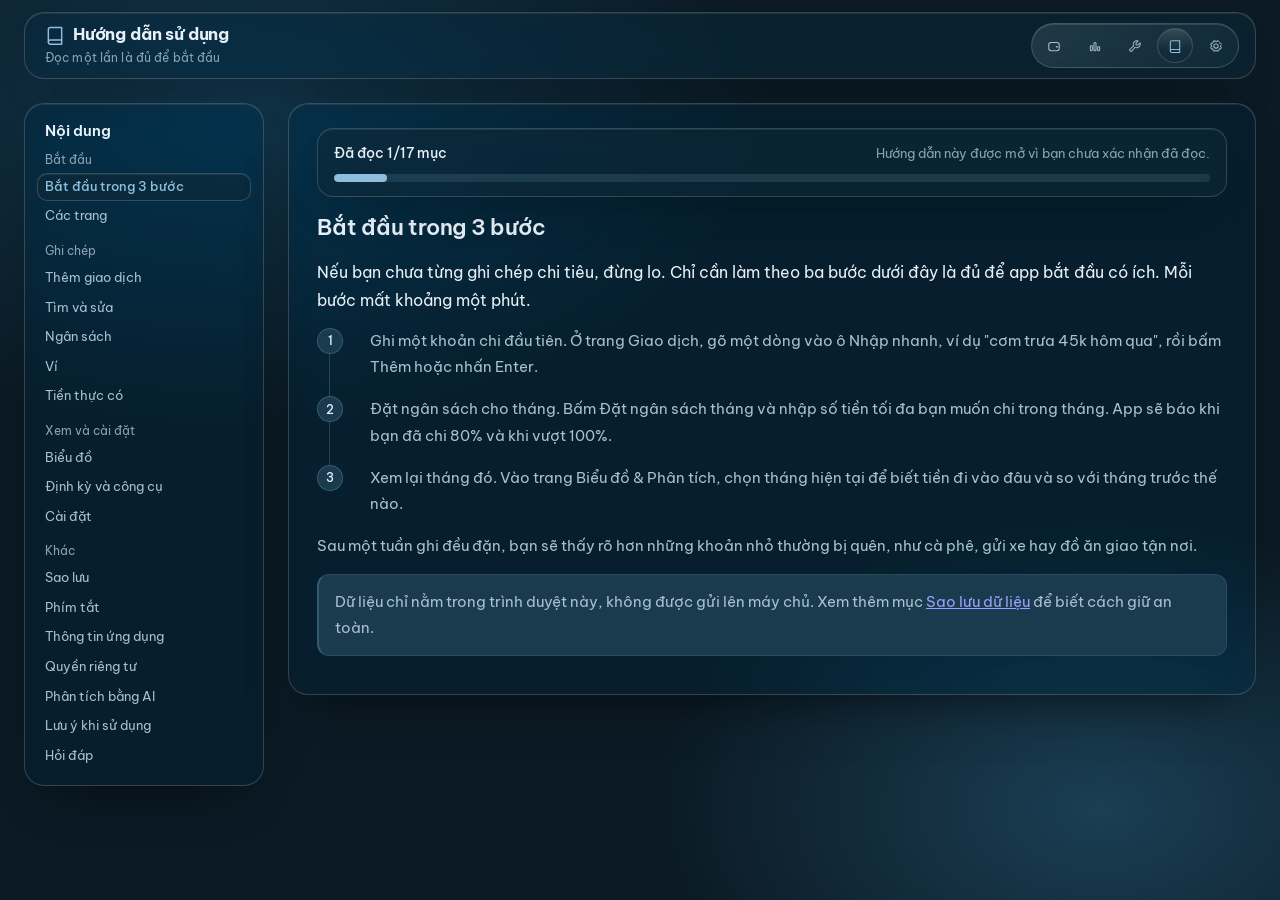
<file: settings.html>
<!-- Trang "Cài đặt": giao diện, độ mờ kính và chuyển động. Tùy chọn lưu trong trình duyệt. -->
<!DOCTYPE html>
<html lang="vi">
<head>
    <script>if(!localStorage.getItem("guide_ack_v1")&&!/guide\.html$/.test(location.pathname))location.replace("guide.html?required=1");</script>
    <meta charset="UTF-8">
    <meta name="viewport" content="width=device-width, initial-scale=1.0">
    <meta name="description" content="Cài đặt giao diện: sáng hoặc tối, độ mờ kính và giảm chuyển động">
        <meta name="theme-color" content="#0B1A26">
    <script>try{var r=document.documentElement,s=JSON.parse(localStorage.getItem("app_settings")||"{}");if(localStorage.getItem("app_theme")==="light")r.dataset.theme="light";if(s.palette)r.dataset.palette=s.palette;var v=typeof s.glass=="number"?s.glass:({soft:25,medium:50,strong:80})[s.glass];if(v==null)v=50;var t=v/100,m=t<=.5?1.84*t:1+2.2*(t-.5),b=4+12*t;r.style.setProperty("--glass-mul",m);r.style.setProperty("--glass-blur",b.toFixed(1)+"px");r.style.setProperty("--glass-sat",(100+120*t).toFixed(0)+"%");}catch(e){}</script>
    <link rel="preconnect" href="https://fonts.googleapis.com">
    <link rel="preconnect" href="https://fonts.gstatic.com" crossorigin>
    <link href="https://fonts.googleapis.com/css2?family=Be+Vietnam+Pro:wght@300;400;500;600;700;900&display=swap" rel="stylesheet">
    <title>Cài đặt - Quản lý Tài chính</title>
    <link rel="stylesheet" href="css/settings.css">
    <link rel="stylesheet" href="css/shared.css">
    <link rel="stylesheet" href="css/effects/glass.css">
    <link rel="stylesheet" href="css/effects/motion.css">
    <link rel="stylesheet" href="css/palettes.css">
    <link rel="stylesheet" href="css/redesign.css">
    <script src="js/motion.js"></script>
</head>
<body class="page-enter">
    <div class="ambient" aria-hidden="true"></div>

    <header class="topbar">
        <div class="topbar__inner">
            <div class="brand">
                <h1 class="brand__title"><i data-icon="ph-gear"></i> Cài đặt</h1>
                <p class="brand__sub">Giao diện và hiệu ứng hiển thị trên thiết bị này</p>
            </div>
            <nav class="nav-tabs" aria-label="Điều hướng chính">
                <span class="nav-tabs__pill" aria-hidden="true"></span>
                <a href="index.html" class="nav-link"><i data-icon="wallet"></i> <span class="nav-link__label" data-text="Giao dịch">Giao dịch</span></a>
                <a href="analytics.html" class="nav-link"><i data-icon="chart"></i> <span class="nav-link__label" data-text="Biểu đồ &amp; Phân tích">Biểu đồ &amp; Phân tích</span></a>
                <a href="tools.html" class="nav-link"><i data-icon="ph-wrench"></i> <span class="nav-link__label" data-text="Công cụ">Công cụ</span></a>
                <a href="guide.html" class="nav-link"><i data-icon="book"></i> <span class="nav-link__label" data-text="Hướng dẫn">Hướng dẫn</span></a>
                <a href="settings.html" class="nav-link" aria-current="page"><i data-icon="ph-gear"></i> <span class="nav-link__label" data-text="Cài đặt">Cài đặt</span></a>
            </nav>
        </div>
    </header>

    <main class="page">
        <!-- CÀI ĐẶT: tùy chọn lưu trong trình duyệt và áp dụng qua biến CSS trên :root. -->
        <!-- CÀI ĐẶT: ba nhóm, mỗi nhóm một khung. Tùy chọn lưu trong trình duyệt. -->
        <div class="settings">
            <section class="panel settings__group" aria-labelledby="grpAppearance">
                <h2 class="settings__heading" id="grpAppearance">Giao diện</h2>
                <div class="settings__row">
                    <div class="settings__text">
                        <h3 class="settings__title" id="themeTitle">Chế độ sáng hoặc tối</h3>
                        <p class="settings__desc">Nút đổi giao diện ở góc trên dùng cùng lựa chọn này.</p>
                    </div>
                    <div class="seg seg--icons" role="group" aria-labelledby="themeTitle">
                        <span class="seg__pill" aria-hidden="true"></span>
                        <button type="button" class="seg__btn" data-group="theme" data-value="light" aria-pressed="false" aria-label="Sáng" title="Sáng"><i data-icon="sun"></i></button>
                        <button type="button" class="seg__btn" data-group="theme" data-value="dark" aria-pressed="false" aria-label="Tối" title="Tối"><i data-icon="moon"></i></button>
                    </div>
                </div>
                <div class="settings__block">
                    <div class="settings__text">
                        <h3 class="settings__title" id="paletteTitle">Bảng màu nền</h3>
                        <p class="settings__desc">Đổi nền cho cả chế độ sáng và tối. Màu chữ và màu nhấn giữ nguyên.</p>
                    </div>
                    <div class="palette-grid" role="group" aria-labelledby="paletteTitle">
                        <button type="button" class="palette-card" data-group="palette" data-value="ocean" aria-pressed="false"><span class="palette-card__preview" aria-hidden="true"><span class="swatch swatch--ocean"></span><span class="palette-card__chip"></span></span><span class="palette-card__label">Đại dương</span></button>
                        <button type="button" class="palette-card" data-group="palette" data-value="forest" aria-pressed="false"><span class="palette-card__preview" aria-hidden="true"><span class="swatch swatch--forest"></span><span class="palette-card__chip"></span></span><span class="palette-card__label">Rừng</span></button>
                        <button type="button" class="palette-card" data-group="palette" data-value="wine" aria-pressed="false"><span class="palette-card__preview" aria-hidden="true"><span class="swatch swatch--wine"></span><span class="palette-card__chip"></span></span><span class="palette-card__label">Đỏ rượu</span></button>
                        <button type="button" class="palette-card" data-group="palette" data-value="violet" aria-pressed="false"><span class="palette-card__preview" aria-hidden="true"><span class="swatch swatch--violet"></span><span class="palette-card__chip"></span></span><span class="palette-card__label">Tím đêm</span></button>
                        <button type="button" class="palette-card" data-group="palette" data-value="sand" aria-pressed="false"><span class="palette-card__preview" aria-hidden="true"><span class="swatch swatch--sand"></span><span class="palette-card__chip"></span></span><span class="palette-card__label">Cát ấm</span></button>
                        <button type="button" class="palette-card" data-group="palette" data-value="hong" aria-pressed="false"><span class="palette-card__preview" aria-hidden="true"><span class="swatch swatch--hong"></span><span class="palette-card__chip"></span></span><span class="palette-card__label">Hồng đào</span></button>
                        <button type="button" class="palette-card" data-group="palette" data-value="than" aria-pressed="false"><span class="palette-card__preview" aria-hidden="true"><span class="swatch swatch--than"></span><span class="palette-card__chip"></span></span><span class="palette-card__label">Than chì</span></button>
                        <button type="button" class="palette-card" data-group="palette" data-value="dat" aria-pressed="false"><span class="palette-card__preview" aria-hidden="true"><span class="swatch swatch--dat"></span><span class="palette-card__chip"></span></span><span class="palette-card__label">Đất nung</span></button>
                        <button type="button" class="palette-card" data-group="palette" data-value="xanh" aria-pressed="false"><span class="palette-card__preview" aria-hidden="true"><span class="swatch swatch--xanh"></span><span class="palette-card__chip"></span></span><span class="palette-card__label">Sương bạc</span></button>
                        <button type="button" class="palette-card" data-group="palette" data-value="cham" aria-pressed="false"><span class="palette-card__preview" aria-hidden="true"><span class="swatch swatch--cham"></span><span class="palette-card__chip"></span></span><span class="palette-card__label">Chàm đêm</span></button>
                    </div>
                </div>
            </section>

            <section class="panel settings__group" aria-labelledby="grpDisplay">
                <h2 class="settings__heading" id="grpDisplay">Hiển thị</h2>
                <div class="settings__row">
                    <div class="settings__text">
                        <h3 class="settings__title" id="glassTitle">Độ đục kính</h3>
                        <p class="settings__desc">0 là trong suốt hoàn toàn. Kéo sang phải để khung và thanh điều hướng đục dần.</p>
                    </div>
                    <div class="glass-control">
                        <input type="range" id="glassSlider" min="0" max="100" step="1" value="50" aria-labelledby="glassTitle" aria-valuetext="">
                        <output id="glassValue" class="glass-control__value" for="glassSlider">50</output>
                    </div>
                </div>
            </section>

            <section class="panel settings__group" aria-labelledby="grpMotion">
                <h2 class="settings__heading" id="grpMotion">Chuyển động</h2>
                <div class="settings__row">
                    <div class="settings__text">
                        <h3 class="settings__title" id="motionTitle">Giảm chuyển động</h3>
                        <p class="settings__desc">Tắt phần lớn animation khi mở, đóng và chuyển trang. Mặc định vẫn bật animation.</p>
                    </div>
                    <label class="switch">
                        <input type="checkbox" id="reduceMotionToggle" role="switch" aria-labelledby="motionTitle">
                        <span class="switch__track" aria-hidden="true"><span class="switch__thumb"></span></span>
                        <span class="switch__state" id="motionState">Đang tắt</span>
                    </label>
                </div>
            </section>

            <div class="settings__footer">
                <p class="form-hint settings__saved" id="settingsSaved" role="status"></p>
                <button class="btn btn--quiet" id="resetSettingsBtn" type="button"><i data-icon="rotate"></i> Khôi phục mặc định</button>
            </div>
        </div>
    </main>

    <script src="js/icons.js"></script>
    <script src="js/utils.js"></script>
    <script src="js/settings.js"></script>
    <script src="js/transition.js"></script>
    <script src="js/topbar.js"></script>
</body>
</html>
</file>
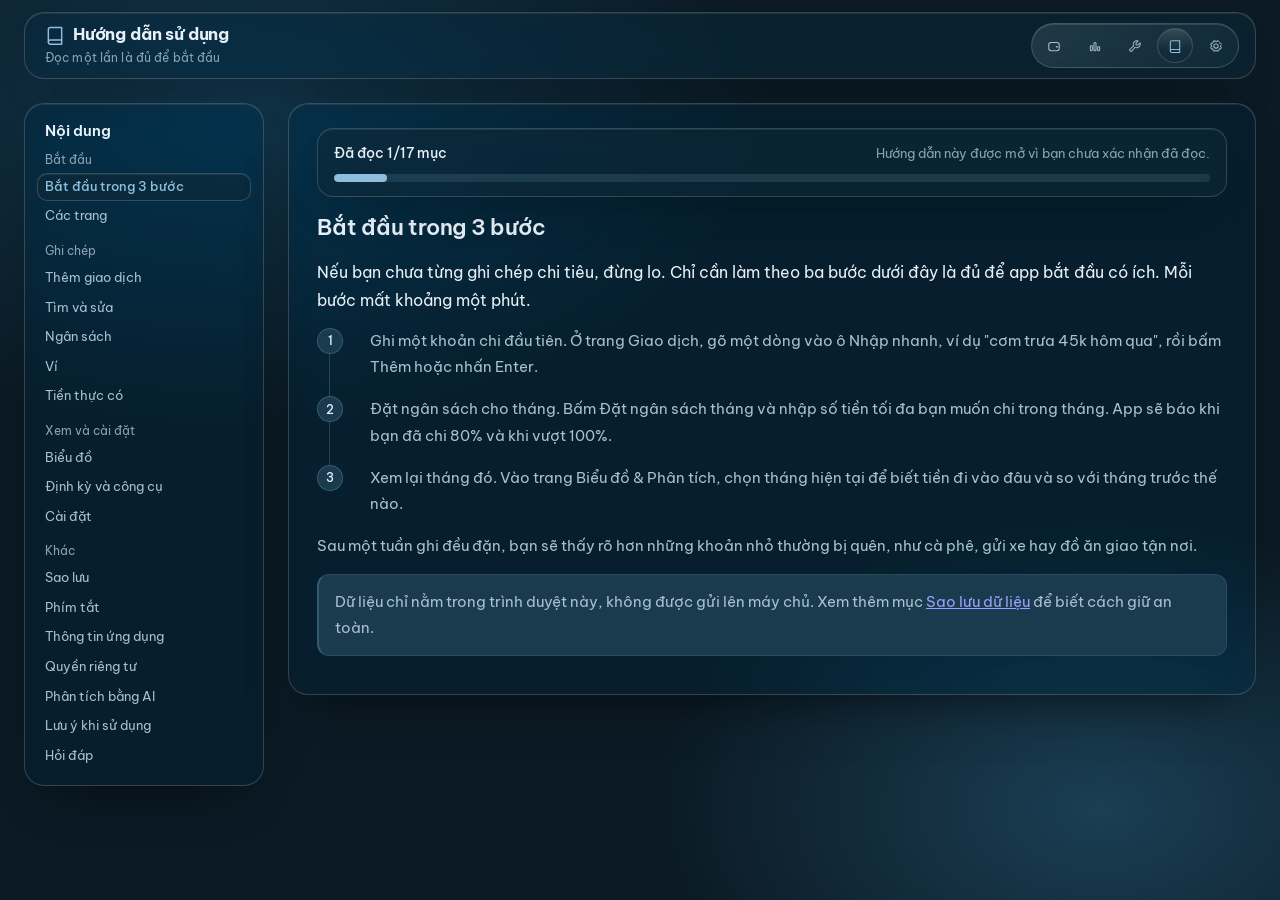
<file: tools.html>
<!-- Trang "Công cụ": mục tiêu tiết kiệm, lãi kép, trả góp, chia tiền nhóm, 50/30/20 và giao dịch định kỳ. -->
<!DOCTYPE html>
<html lang="vi">
<head>
    <script>if(!localStorage.getItem("guide_ack_v1")&&!/guide\.html$/.test(location.pathname))location.replace("guide.html?required=1");</script>
    <meta charset="UTF-8">
    <meta name="viewport" content="width=device-width, initial-scale=1.0">
    <meta name="description" content="Công cụ tài chính cá nhân: mục tiêu tiết kiệm, lãi kép, trả góp, chia tiền nhóm và giao dịch định kỳ">
        <meta name="theme-color" content="#0B1A26">
    <script>try{var r=document.documentElement,s=JSON.parse(localStorage.getItem("app_settings")||"{}");if(localStorage.getItem("app_theme")==="light")r.dataset.theme="light";if(s.palette)r.dataset.palette=s.palette;var v=typeof s.glass=="number"?s.glass:({soft:25,medium:50,strong:80})[s.glass];if(v==null)v=50;var t=v/100,m=t<=.5?1.84*t:1+2.2*(t-.5),b=4+12*t;r.style.setProperty("--glass-mul",m);r.style.setProperty("--glass-blur",b.toFixed(1)+"px");r.style.setProperty("--glass-sat",(100+120*t).toFixed(0)+"%");}catch(e){}</script>
    <link rel="preconnect" href="https://fonts.googleapis.com">
    <link rel="preconnect" href="https://fonts.gstatic.com" crossorigin>
    <link href="https://fonts.googleapis.com/css2?family=Be+Vietnam+Pro:wght@300;400;500;600;700;900&display=swap" rel="stylesheet">
    <title>Công cụ - Quản lý Tài chính</title>
    <link rel="stylesheet" href="css/tools.css">
    <link rel="stylesheet" href="css/shared.css">
    <link rel="stylesheet" href="css/effects/glass.css">
    <link rel="stylesheet" href="css/effects/motion.css">
    <link rel="stylesheet" href="css/palettes.css">
    <link rel="stylesheet" href="css/redesign.css">
    <script src="js/motion.js"></script>
</head>
<body class="page-enter">
    <div class="ambient" aria-hidden="true"></div>

    <header class="topbar">
        <div class="topbar__inner">
            <div class="brand">
                <h1 class="brand__title"><i data-icon="ph-wrench"></i> Công cụ</h1>
                <p class="brand__sub">Tính toán tiết kiệm, vay, chia tiền và giao dịch định kỳ</p>
            </div>
            <nav class="nav-tabs" aria-label="Điều hướng chính">
                <span class="nav-tabs__pill" aria-hidden="true"></span>
                <a href="index.html" class="nav-link"><i data-icon="wallet"></i> <span class="nav-link__label" data-text="Giao dịch">Giao dịch</span></a>
                <a href="analytics.html" class="nav-link"><i data-icon="chart"></i> <span class="nav-link__label" data-text="Biểu đồ &amp; Phân tích">Biểu đồ &amp; Phân tích</span></a>
                <a href="tools.html" class="nav-link" aria-current="page"><i data-icon="ph-wrench"></i> <span class="nav-link__label" data-text="Công cụ">Công cụ</span></a>
                <a href="guide.html" class="nav-link"><i data-icon="book"></i> <span class="nav-link__label" data-text="Hướng dẫn">Hướng dẫn</span></a>
                <a href="settings.html" class="nav-link"><i data-icon="ph-gear"></i> <span class="nav-link__label" data-text="Cài đặt">Cài đặt</span></a>
            </nav>
        </div>
    </header>

    <main class="page">
        <!-- THAO TÁC PHỤ: các máy tính nhanh, không ghi dữ liệu (gồm mục tiêu tiết kiệm). -->
        <h2 class="section-caption" id="calcTitle">Máy tính nhanh</h2>
        <div class="tools-grid tools-grid--calc" aria-labelledby="calcTitle">

        <section class="panel tool-card" aria-labelledby="taxTitle">
            <h2 class="panel__title" id="taxTitle"><i data-icon="chart"></i> Thuế thu nhập cá nhân</h2>
            <p class="form-hint">Tính theo tháng: trừ bảo hiểm bắt buộc 10,5%, giảm trừ bản thân và người phụ thuộc, rồi áp thuế lũy tiến.</p>
            <div class="tool-form">
            <div class="form-group form-group--wide"><label class="form-label" for="taxGross">Lương gross mỗi tháng (VND)</label><input type="number" id="taxGross" class="form-input" data-money min="0" step="100000" inputmode="numeric" placeholder="VD: 20000000"></div>
            <div class="form-group form-group--wide"><label class="form-label" for="taxDeps">Số người phụ thuộc</label><input type="number" id="taxDeps" class="form-input" min="0" max="20" step="1" inputmode="numeric" value="0"></div>
            </div>
            <div class="tool-result" id="taxResult" aria-live="polite"></div>
            <details class="loan-help">
                <summary>Các con số này nghĩa là gì?</summary>
                <div class="loan-help__body"><dl><dt>Lương gross</dt><dd>Lương trước khi trừ bảo hiểm và thuế, nhập theo tháng.</dd><dt>Người phụ thuộc</dt><dd>Số người bạn đang nuôi dưỡng theo quy định. Mỗi người giảm thu nhập tính thuế thêm 6.200.000 đ mỗi tháng.</dd><dt>Bảo hiểm bắt buộc</dt><dd>Phần bạn đóng BHXH, BHYT, BHTN, bằng 10,5% lương gross. Mức đóng tối đa tính trên 46.800.000 đ.</dd><dt>Giảm trừ gia cảnh</dt><dd>15.500.000 đ cho bản thân, cộng 6.200.000 đ cho mỗi người phụ thuộc, tính mỗi tháng.</dd><dt>Thu nhập tính thuế</dt><dd>Lương gross trừ bảo hiểm và giảm trừ gia cảnh. Nếu kết quả âm thì tính bằng 0.</dd><dt>Thuế TNCN phải nộp</dt><dd>Áp biểu lũy tiến theo từng bậc, từ 5% đến 35%. Mỗi bậc chỉ tính trên phần thu nhập nằm trong bậc đó.</dd><dt>Thực nhận mỗi tháng</dt><dd>Lương gross trừ bảo hiểm và thuế TNCN.</dd></dl></div>
            </details>
            </section>

            

            <section class="panel tool-card" aria-labelledby="goalTitle">
            <h2 class="panel__title" id="goalTitle"><i data-icon="target"></i> Mục tiêu tiết kiệm</h2>
            <p class="form-hint">Tính số tháng cần để đạt số tiền mong muốn. Số dư và tiết kiệm mỗi tháng được gợi ý từ dữ liệu của bạn.</p>
            <div class="tool-form">
            <div class="form-group"><label class="form-label" for="goalTarget">Mục tiêu (VND)</label><input type="number" id="goalTarget" class="form-input" data-money min="1" step="100000" inputmode="numeric" placeholder="VD: 50000000"></div>
            <div class="form-group"><label class="form-label" for="goalCurrent">Đã có (VND)</label><input type="number" id="goalCurrent" class="form-input" data-money min="0" step="100000" inputmode="numeric"></div>
            <div class="form-group form-group--wide"><label class="form-label" for="goalMonthly">Tiết kiệm mỗi tháng (VND)</label><input type="number" id="goalMonthly" class="form-input" data-money min="0" step="100000" inputmode="numeric"></div>
            </div>
            <div class="tool-result" id="goalResult" aria-live="polite"></div>
            <details class="loan-help">
                <summary>Các con số này nghĩa là gì?</summary>
                <div class="loan-help__body"><dl><dt>Mục tiêu</dt><dd>Số tiền bạn muốn đạt được.</dd><dt>Đã có</dt><dd>Số tiền bạn đang có sẵn. Được gợi ý từ số dư các giao dịch hiện tại.</dd><dt>Tiết kiệm mỗi tháng</dt><dd>Số tiền bạn để dành đều mỗi tháng. Được gợi ý từ dữ liệu thu chi của bạn.</dd><dt>Thời gian cần</dt><dd>Làm tròn lên của (mục tiêu trừ đã có) chia cho tiết kiệm mỗi tháng.</dd><dt>Đạt vào khoảng</dt><dd>Tháng hiện tại cộng với số tháng cần.</dd><dt>Còn thiếu hôm nay</dt><dd>Mục tiêu trừ đi số tiền đã có.</dd></dl></div>
            </details>
            </section>

            <section class="panel tool-card" aria-labelledby="compTitle">
            <h2 class="panel__title" id="compTitle"><i data-icon="trending-up"></i> Lãi kép và góp đều</h2>
            <p class="form-hint">Lãi kép theo tháng. Lãi suất là lãi suất năm, ví dụ 7,5.</p>
            <div class="tool-form">
            <div class="form-group"><label class="form-label" for="compPrincipal">Số vốn ban đầu (VND)</label><input type="number" id="compPrincipal" class="form-input" data-money min="0" step="100000" inputmode="numeric" value="0"></div>
            <div class="form-group"><label class="form-label" for="compMonthly">Góp thêm mỗi tháng (VND)</label><input type="number" id="compMonthly" class="form-input" data-money min="0" step="100000" inputmode="numeric" value="0"></div>
            <div class="form-group"><label class="form-label" for="compRate">Lãi suất năm (%)</label><input type="number" id="compRate" class="form-input" min="0" max="100" step="0.1" inputmode="decimal" value="6"></div>
            <div class="form-group"><label class="form-label" for="compInflation">Lạm phát năm (%), tùy chọn</label><input type="number" id="compInflation" class="form-input" min="0" max="100" step="0.1" inputmode="decimal" placeholder="Bỏ trống nếu không cần"></div>
            <div class="form-group"><label class="form-label" for="compYears">Số năm</label><input type="number" id="compYears" class="form-input" min="1" max="60" step="1" inputmode="numeric" value="10"></div>
            </div>
            <div class="tool-result" id="compResult" aria-live="polite"></div>
            <details class="loan-help">
                <summary>Các con số này nghĩa là gì?</summary>
                <div class="loan-help__body"><dl><dt>Số vốn ban đầu</dt><dd>Số tiền bỏ vào ngay từ đầu, có thể để 0.</dd><dt>Góp thêm mỗi tháng</dt><dd>Số tiền thêm vào đều đặn mỗi tháng trong suốt thời gian đầu tư.</dd><dt>Lãi suất năm</dt><dd>Lãi suất cả năm. Khi tính, lãi suất mỗi tháng bằng lãi suất năm chia cho 12, và lãi được cộng dồn mỗi tháng.</dd><dt>Lạm phát năm</dt><dd>Tùy chọn. Nếu nhập, máy sẽ tính lãi suất thực sau lạm phát: (1 + lãi danh nghĩa) / (1 + lạm phát) − 1.</dd><dt>Số năm</dt><dd>Thời gian đầu tư, từ 1 đến 60 năm.</dd><dt>Giá trị dự kiến</dt><dd>Vốn ban đầu nhân (1 + r)^n, cộng phần góp đều bằng góp mỗi tháng nhân ((1 + r)^n − 1) chia r. Trong đó r là lãi tháng, n là số tháng.</dd><dt>Tổng vốn đã góp</dt><dd>Vốn ban đầu cộng số góp mỗi tháng nhân số tháng.</dd><dt>Tiền lãi</dt><dd>Giá trị dự kiến trừ tổng vốn đã góp.</dd></dl></div>
            </details>
            </section>

            <section class="panel tool-card" aria-labelledby="loanTitle">
            <h2 class="panel__title" id="loanTitle"><i data-icon="calendar"></i> Vay trả góp đều</h2>
            <p class="form-hint">Tính số tiền phải trả mỗi tháng theo công thức trả góp đều (gốc và lãi).</p>
            <div class="tool-form">
            <div class="form-group form-group--wide"><label class="form-label" for="loanPick">Khoản đã thêm</label><select id="loanPick" class="form-select"></select><small class="form-hint">Chọn khoản đã thêm ở trang Giao dịch để điền số liệu và xem bảng từng kỳ.</small></div>
            <div class="form-group form-group--wide"><label class="form-label" for="loanSource">Ngân hàng hoặc công ty tài chính</label><select id="loanSource" class="form-select"></select><small class="form-hint" id="loanSourceInfo" aria-live="polite"></small></div>
            <div class="form-group form-group--wide"><label class="form-label" for="loanMode">Cách tính</label><select id="loanMode" class="form-select"><option value="rate">Tôi biết lãi suất</option><option value="payment">Tôi biết số tiền trả mỗi tháng</option></select></div>
            <div class="form-group"><label class="form-label" for="loanPrincipal">Số tiền vay (VND)</label><input type="number" id="loanPrincipal" class="form-input" data-money min="1" step="1000000" inputmode="numeric" placeholder="VD: 500000000"></div>
            <div class="form-group" id="loanRateGroup"><label class="form-label" for="loanRate">Lãi suất năm (%)</label><input type="number" id="loanRate" class="form-input" min="0" max="100" step="0.1" inputmode="decimal" value="10"></div>
            <div class="form-group" id="loanPaymentGroup"><label class="form-label" for="loanPayment">Số tiền trả mỗi tháng (VND)</label><input type="number" id="loanPayment" class="form-input" data-money inputmode="numeric" placeholder="VD: 886.802"></div>
            <div class="form-group form-group--wide"><label class="form-label" for="loanMonths">Số tháng trả</label><input type="number" id="loanMonths" class="form-input" min="1" max="360" step="1" inputmode="numeric" value="60"></div>
            </div>
            <div class="tool-result" id="loanResult" aria-live="polite"></div>
            <div class="loan-schedule-wrap" id="loanSchedule" hidden></div>
            <details class="loan-help">
                <summary>Các con số này nghĩa là gì?</summary>
                <div class="loan-help__body"><dl>
                    <dt>Trả mỗi tháng</dt><dd>Số tiền bạn đóng đều mỗi tháng, gồm cả gốc và lãi.</dd>
                    <dt>Tổng phải trả</dt><dd>Tổng tất cả các kỳ trả góp cộng lại, bằng số tiền trả mỗi tháng nhân số tháng.</dd>
                    <dt>Tổng tiền lãi</dt><dd>Phần chênh lệch giữa tổng phải trả và số tiền vay. Đây là chi phí bạn trả để được vay.</dd>
                    <dt>Lãi suất thực tế mỗi năm</dt><dd>Lãi tính trên số tiền còn nợ mỗi tháng, rồi quy ra một năm. Đây là con số nên dùng để so với lãi suất ngân hàng.</dd>
                    <dt>Lãi suất kép tương đương mỗi năm</dt><dd>Nếu lãi được cộng dồn mỗi tháng trong cả năm thì lãi thực tế cao hơn một chút. Con số này dùng để so sánh với tiền gửi tiết kiệm.</dd>
                    <dt>Lãi suất “tính trên gốc” mỗi năm</dt><dd>Lấy tổng tiền lãi chia cho số tiền vay gốc, rồi quy ra một năm. Cách này cho con số thấp hơn lãi thực tế, nên hay được dùng trong quảng cáo trả góp.</dd>
                </dl></div>
            </details>
            </section>
                </div>
    </main>

    <!-- CONFIRM MODAL -->
    <div class="modal" id="confirmModal" role="alertdialog" aria-modal="true" aria-labelledby="confirmTitle" aria-describedby="confirmMessage">
        <div class="modal__content">
            <div class="modal__header"><h2 class="modal__title" id="confirmTitle">Xác nhận</h2></div>
            <div class="modal__body"><p id="confirmMessage"></p></div>
            <div class="modal__footer">
                <button type="button" class="btn" id="confirmCancel">Hủy</button>
                <button type="button" class="btn btn--danger" id="confirmOk">Xác nhận</button>
            </div>
        </div>
    </div>

    <div class="toast-container" id="toastContainer" aria-live="polite"></div>

    <script src="js/icons.js"></script>
    <script src="js/utils.js"></script>
    <script src="js/settings.js"></script>
    <script src="js/transition.js"></script>
    <script src="js/topbar.js"></script>
    <script src="js/storage.js"></script>
    <script src="js/calculations.js"></script>
    <script src="js/calc.js"></script>
    <script src="js/loans.js"></script>
    <script src="js/bank-rates.js"></script>
    <script src="js/tools.js"></script>
</body>
</html>
</file>
<file: css/guide.css>
@media (max-width: 1100px) {
  .layout,
  .chart-grid,
  .detail-grid {
    grid-template-columns: minmax(0, 1fr);
  }
  .layout__side {
    position: static;
  }
  .kpis {
    grid-template-columns: repeat(2, minmax(0, 1fr));
  }
  .chart-card--wide {
    grid-column: auto;
  }
}
/* ----- v9: thanh điều hướng ổn định ----- */
/* ----- v9: không đậm tab đang chọn, chuyển động kiểu iOS, khung đệm nhãn ----- */
.guide-layout {
  display: grid;
  grid-template-columns: 240px minmax(0, 1fr);
  gap: 1.5rem;
  align-items: start;
}
.guide-toc {
  position: sticky;
  top: 1rem;
  padding: 1rem;
}
.guide-toc__title {
  margin: 0 0 0.75rem;
  font-size: 1.25rem;
  font-weight: 700;
  color: var(--text);
}
.guide-toc ol {
  margin: 0;
  padding: 0;
  list-style: none;
  display: grid;
  gap: 0.25rem;
}
.guide-toc a {
  display: block;
  padding: 0.375rem 0.5rem;
  border-radius: 8px;
  font-size: 0.875rem;
  color: var(--text-2);
  text-decoration: none;
}
.guide-toc a:hover {
  color: var(--text);
  background: var(--surface-2);
}
.guide-content {
  display: grid;
  min-width: 0;
}
.guide-section {
  padding: 1.5rem 0;
  border-bottom: 1px solid var(--border);
  scroll-margin-top: 6rem;
}
.guide-section:last-child {
  border-bottom: 0;
}
.guide-section h2 {
  margin: 0 0 0.5rem;
  font-size: 1.25rem;
}
.guide-section h3 {
  margin: 1rem 0 0.25rem;
  font-size: 1rem;
}
.guide-section p,
.guide-section li {
  max-width: none;
  font-size: 0.9375rem;
  line-height: 1.7;
  color: var(--text-2);
}
.guide-section p {
  margin: 0.5rem 0;
}
.guide-section strong {
  color: var(--text);
}
.guide-list,
.guide-steps {
  margin: 0.5rem 0;
  padding-left: 1.25rem;
  display: grid;
  gap: 0.5rem;
}
.guide-example,
.guide-note {
  max-width: none;
  margin: 0.75rem 0;
  padding: 0.75rem 1rem;
  border-radius: 10px;
  background: var(--surface-2);
  border: 1px solid var(--border);
  font-size: 0.9375rem;
  color: var(--text-2);
}
.guide-note {
  border-left: 3px solid var(--info);
}

@media (max-width: 860px) {
  .guide-layout {
    grid-template-columns: 1fr;
  }
  .guide-toc {
    position: static;
  }
  .guide-toc ol {
    grid-template-columns: 1fr 1fr;
  }
}
/* ===== Mục lục gọn và chuyển mục (scss/_guide.scss) ===== */
.guide-layout {
  align-items: start;
}
.guide-toc {
  position: sticky;
  top: 1rem;
  padding: 1rem 0.75rem;
  border: 1px solid var(--glass-border);
  border-radius: 1.25rem;
  background: var(--glass);
  -webkit-backdrop-filter: var(--blur);
  backdrop-filter: var(--blur);
  box-shadow: var(--shadow-lift);
}
.guide-toc__title {
  margin: 0 0.5rem 0.5rem;
  font-size: 0.9375rem;
  font-weight: 600;
  color: var(--text);
}
.guide-toc__group + .guide-toc__group {
  margin-top: 0.75rem;
}
.guide-toc__label {
  margin: 0 0.5rem 0.25rem;
  font-size: 0.75rem;
  color: var(--text-3);
}
.guide-toc ul {
  margin: 0;
  padding: 0;
  list-style: none;
  display: grid;
  gap: 0.125rem;
}
.guide-toc a {
  position: relative;
  z-index: 1;
  display: block;
  padding: 0.3125rem 0.5rem;
  border-radius: 0.625rem;
  font-size: 0.8125rem;
  line-height: 1.35;
  color: var(--text-2);
  text-decoration: none;
  transition: color var(--motion-quick) ease;
}
.guide-toc a:hover {
  color: var(--text);
}
.guide-toc a.is-current {
  color: var(--text);
}
.guide-toc__pill {
  position: absolute;
  top: 0;
  left: 0;
  z-index: 0;
  border-radius: 0.625rem;
  background: var(--surface-2);
  opacity: 0;
  pointer-events: none;
  transition: transform var(--motion-mid) var(--motion-ease), width var(--motion-mid) var(--motion-ease), height var(--motion-mid) var(--motion-ease), opacity var(--motion-quick) ease;
}
.guide-content {
  padding: 1.25rem 1.5rem;
  border: 1px solid var(--glass-border);
  border-radius: 1.25rem;
  background: var(--glass);
  -webkit-backdrop-filter: var(--blur);
  backdrop-filter: var(--blur);
  box-shadow: var(--shadow-lift);
}
.guide-section {
  padding: 0;
  border-bottom: 0;
}
html.js .guide-section {
  display: none;
}
html.js .guide-section.is-active {
  display: block;
  animation: guide-in-forward var(--motion-base) var(--motion-ease) both;
}
html.js .guide-section.is-active.is-back {
  animation-name: guide-in-back;
}
html.js .guide-section.is-leaving {
  display: block;
  animation: guide-out var(--motion-mid) var(--motion-ease) both;
  pointer-events: none;
}
@keyframes guide-in-forward {
  from { opacity: 0; transform: translateX(12px); }
  to { opacity: 1; transform: none; }
}
@keyframes guide-in-back {
  from { opacity: 0; transform: translateX(-12px); }
  to { opacity: 1; transform: none; }
}
@keyframes guide-out {
  to { opacity: 0; transform: translateY(-8px); }
}
@media (max-width: 860px) {
  .guide-toc {
    position: static;
  }
}
@media (prefers-reduced-motion: reduce) {
  html.js .guide-section.is-active,
  html.js .guide-section.is-leaving {
    animation: none;
  }
  .guide-toc__pill {
    transition: none;
  }
}
/* ===== Unslop: kiểu chữ, khoảng cách và chi tiết (v1.10.15) ===== */
/* Hai độ đậm (400, 500) và 600 cho tiêu đề mục. Thứ bậc đến từ cỡ chữ và màu, không từ độ đậm. */
.guide-content {
  padding: 1.5rem 1.75rem;
  border-radius: 1.25rem;
}
.guide-section h2 {
  margin: 0 0 1rem;
  font-size: 1.375rem;
  font-weight: 600;
  line-height: 1.3;
  letter-spacing: -0.01em;
  color: var(--text);
}
.guide-section h3 {
  margin: 1.75rem 0 0.5rem;
  font-size: 1rem;
  font-weight: 500;
  line-height: 1.4;
  color: var(--text);
}
.guide-section p,
.guide-section li {
  max-width: none;
  font-size: 0.9375rem;
  line-height: 1.75;
  color: var(--text-2);
}
.guide-section p {
  margin: 0 0 0.875rem;
}
.guide-section strong {
  font-weight: 500;
  color: var(--text);
}
.guide-list,
.guide-steps {
  margin: 0 0 1rem;
  padding-left: 1.25rem;
  display: grid;
  gap: 0.5rem;
}
.guide-example,
.guide-note {
  max-width: none;
  margin: 1rem 0 1.25rem;
  padding: 0.875rem 1rem;
  border: 1px solid var(--border);
  border-radius: 12px;
  background: var(--surface-2);
  font-size: 0.875rem;
  line-height: 1.7;
  color: var(--text-2);
}
.guide-note {
  border-left: 2px solid var(--border-strong);
}
.guide-note.is-single {
  text-align: center;
}
.guide-example code {
  font-size: 0.875rem;
  color: var(--text);
}

.guide-toc a.is-current {
  font-weight: 500;
}
.guide-toc__pill {
  transition: transform var(--motion-mid) var(--motion-ease), opacity var(--motion-quick) ease;
}
/* ===== Trình bày văn bản (v1.10.16): mẫu giao dịch, thanh ngân sách, bảng và đoạn mở đầu ===== */
/* Chỉ dùng cho nội dung hướng dẫn. Màu nhấn chỉ xuất hiện ở một chỗ mỗi mục. */
.guide-section > p:first-of-type {
  font-size: 1rem;
  color: var(--text);
}
.guide-steps {
  counter-reset: step;
  padding-left: 0;
  gap: 0;
  list-style: none;
}
.guide-steps > li {
  position: relative;
  counter-increment: step;
  padding: 0 0 1rem 2.5rem;
  border-left: 1px solid var(--border-strong);
  margin-left: 0.75rem;
}
.guide-steps > li:last-child {
  border-left-color: transparent;
  padding-bottom: 0;
}
.guide-steps > li::before {
  content: counter(step);
  position: absolute;
  left: -0.8125rem;
  top: 0;
  display: inline-flex;
  align-items: center;
  justify-content: center;
  width: 1.625rem;
  height: 1.625rem;
  border-radius: 999px;
  background: var(--surface-2);
  border: 1px solid var(--border-strong);
  font-size: 0.75rem;
  font-weight: 500;
  color: var(--text);
  font-variant-numeric: tabular-nums;
}
.guide-demo {
  margin: 1rem 0 1.25rem;
  padding: 0.875rem 1rem 1rem;
  max-width: none;
  border: 1px solid var(--border);
  border-radius: 12px;
  background: var(--surface-2);
}
.guide-demo p {
  margin: 0;
}
.guide-demo__caption {
  margin: 0 0 0.25rem !important;
  font-size: 0.75rem;
  color: var(--text-3);
}
.guide-demo__caption + .guide-demo__input,
.guide-demo__caption + .guide-demo__row {
  margin-bottom: 0.75rem !important;
}
.guide-demo__input {
  font-size: 0.875rem;
}
.guide-demo__input code {
  padding: 0.25rem 0.5rem;
  border-radius: 6px;
  background: var(--input);
  border: 1px solid var(--border);
  color: var(--text);
  font-size: 0.875rem;
}
.guide-demo__row {
  display: grid;
  grid-template-columns: minmax(0, 1fr) auto;
  gap: 0.125rem 1rem;
  align-items: baseline;
  padding-top: 0.75rem;
  border-top: 1px solid var(--border);
}
.guide-demo__name {
  font-size: 0.9375rem;
  font-weight: 500;
  color: var(--text);
}
.guide-demo__amount {
  font-size: 0.9375rem;
  font-variant-numeric: tabular-nums;
  color: var(--expense);
}
.guide-demo__meta {
  grid-column: 1;
  font-size: 0.8125rem;
  color: var(--text-3);
}
.guide-meter {
  margin: 1rem 0 1.25rem;
  max-width: none;
}
.guide-meter__track {
  position: relative;
  height: 0.5rem;
  border-radius: 999px;
  background: var(--surface-2);
  overflow: visible;
}
.guide-meter__fill {
  display: block;
  height: 100%;
  border-radius: 999px;
  background: var(--accent);
}
.guide-meter__tick {
  position: absolute;
  top: -0.25rem;
  bottom: -0.25rem;
  width: 1px;
  background: var(--text-3);
  transform: translateX(-0.5px);
}
.guide-meter__tick--end {
  background: var(--expense);
}
.guide-meter__caption {
  margin: 0.625rem 0 0;
  font-size: 0.8125rem;
  line-height: 1.6;
  color: var(--text-3);
}
.guide-table {
  width: 100%;
  margin: 1rem 0 1.25rem;
  border-collapse: collapse;
  font-size: 0.875rem;
}
.guide-table th,
.guide-table td {
  padding: 0.625rem 0.5rem;
  border-bottom: 1px solid var(--border);
  text-align: left;
  vertical-align: top;
  line-height: 1.6;
}
.guide-table thead th {
  font-size: 0.8125rem;
  font-weight: 500;
  color: var(--text-3);
  border-bottom-color: var(--border-strong);
}
.guide-table tbody th {
  font-weight: 500;
  color: var(--text);
  white-space: nowrap;
}
.guide-table td {
  color: var(--text-2);
}
.guide-table tbody tr:last-child th,
.guide-table tbody tr:last-child td {
  border-bottom: 0;
}
@media (max-width: 600px) {
  .guide-table thead {
    display: none;
  }

  .guide-table,
  .guide-table tbody,
  .guide-table tr,
  .guide-table th,
  .guide-table td {
    display: block;
    width: 100%;
  }

  .guide-table tr {
    padding: 0.625rem 0;
    border-bottom: 1px solid var(--border);
  }

  .guide-table th,
  .guide-table td {
    padding: 0.125rem 0;
    border-bottom: 0;
  }

  .guide-table td::before {
    content: attr(data-label) " ";
    color: var(--text-3);
  }
}
/* Mục lục trên điện thoại (v1.10.19): thu gọn thành một nút hiện mục đang đọc, bấm để mở danh sách. */
.guide-toc__toggle { display: none; }
@media (max-width: 860px) {
  .guide-toc__toggle {
    display: flex;
    align-items: center;
    justify-content: space-between;
    width: 100%;
    padding: 0.625rem 0.875rem;
    border: 1px solid var(--glass-border);
    border-radius: 0.75rem;
    background: var(--glass);
    color: var(--text);
    font: inherit;
    font-size: 0.9375rem;
    font-weight: 600;
    text-align: left;
    cursor: pointer;
  }
  .guide-toc__title { display: none; }
  .guide-toc__chev { color: var(--text-3); transition: transform var(--motion-mid) ease; }
  .guide-toc:not(.is-collapsed) .guide-toc__chev { transform: rotate(180deg); }
  .guide-toc.is-collapsed .guide-toc__list,
  .guide-toc.is-collapsed .guide-toc__pill { display: none; }
  .guide-toc__list { margin-top: 0.5rem; }
}

/* ===== Thanh tiến trình đọc hướng dẫn (người dùng mới) ===== */
.guide-progress {
  position: sticky;
  top: 1rem;
  z-index: 5;
  margin: 0 0 1rem;
  padding: 0.875rem 1rem;
  border: 1px solid var(--glass-border);
  border-radius: 1rem;
  background: var(--glass-strong);
  -webkit-backdrop-filter: var(--blur);
  backdrop-filter: var(--blur);
  box-shadow: var(--shadow-lift);
}
.guide-progress[hidden] { display: none; }
.guide-progress__head {
  display: flex;
  flex-wrap: wrap;
  align-items: baseline;
  justify-content: space-between;
  gap: 0.25rem 1rem;
  margin-bottom: 0.625rem;
}
.guide-progress__label {
  font-size: 0.875rem;
  font-weight: 500;
  color: var(--text);
}
.guide-progress__hint {
  font-size: 0.8125rem;
  color: var(--text-3);
}
.guide-progress__hint[hidden] { display: none; }
.guide-progress__track {
  position: relative;
  height: 0.5rem;
  overflow: hidden;
  border-radius: 999px;
  background: var(--accent-soft);
}
.guide-progress__fill {
  position: absolute;
  inset: 0 auto 0 0;
  width: 0;
  border-radius: 999px;
  background: var(--accent);
  transition: width var(--motion-base) var(--motion-ease);
}
.guide-progress.is-complete .guide-progress__fill {
  animation: guide-progress-pulse var(--motion-slow) var(--motion-ease);
}
@keyframes guide-progress-pulse {
  0%, 100% { filter: brightness(1); }
  50% { filter: brightness(1.35); }
}
@media (prefers-reduced-motion: reduce) {
  .guide-progress__fill { transition: none; }
  .guide-progress.is-complete .guide-progress__fill { animation: none; }
}
</file>
<file: css/shared.css>
/* Phần dùng chung cho mọi trang: bảng màu nền, nút, thẻ, thanh trên. Nạp trước CSS riêng của từng trang. */
@charset "UTF-8";
:root {
  color-scheme: dark;
  --font-sans: "Be Vietnam Pro", -apple-system, BlinkMacSystemFont, "Segoe UI", Roboto, sans-serif;
  --bg: #0C202F;
  --surface: #112637;
  --surface-2: #1A3346;
  --input: #081823;
  --border: color-mix(in srgb, var(--accent) 14%, transparent);
  --border-strong: color-mix(in srgb, var(--accent) 24%, transparent);
  --text: #E8F1F7;
  --text-2: #A9C0CF;
  --text-3: #8AA3B4;
  --accent: #8FBEDD;
  --accent-dark: #6FA3C6;
  --accent-soft: rgba(143, 190, 221, 0.14);
  --accent-on: #0B1A26;
  --income: #5FCB9E;
  --income-soft: rgba(95, 203, 158, 0.12);
  --expense: #F08A7F;
  --expense-soft: rgba(240, 138, 127, 0.12);
  --warn: #E8B04A;
  --warn-soft: rgba(232, 176, 74, 0.12);
  --info: #8FBEDD;
  --info-soft: rgba(143, 190, 221, 0.1);
  --shadow: 0 1px 2px rgba(0, 0, 0, 0.3);
  --shadow-lift: inset 0 1px 0 rgba(232, 241, 247, 0.06), 0 12px 28px -16px rgba(0, 0, 0, 0.6);
  --overlay: rgba(4, 12, 20, 0.6);
  --glass: color-mix(in srgb, var(--surface) min(100%, calc(38% * var(--glass-mul, 1))), transparent);
  --glass-strong: color-mix(in srgb, var(--surface) min(100%, calc(62% * var(--glass-mul, 1))), transparent);
  --glass-border: rgba(255, 255, 255, 0.17);
  --motion-fast: 0.15s;
  --motion-quick: 0.2s;
  --motion-mid: 0.3s;
  --motion-base: 0.45s;
  --motion-slow: 0.6s;
  --motion-ease: cubic-bezier(0.32, 0.72, 0, 1);
  --blur: blur(var(--glass-blur, 14px)) saturate(var(--glass-sat, 160%));
  --blob-1: #324E64;
  --blob-2: #44657E;
  --blob-opacity: 0.5;
  --weather-a: rgba(143, 190, 221, 0.22);
  --weather-b: rgba(44, 106, 142, 0.12);
}
html[data-theme=light] {
  color-scheme: light;
  --bg: #E9F0F5;
  --surface: #FFFFFF;
  --surface-2: #D6E3EC;
  --input: #FFFFFF;
  --border: color-mix(in srgb, var(--accent) 16%, transparent);
  --border-strong: color-mix(in srgb, var(--accent) 26%, transparent);
  --text: #13283A;
  --text-2: #3D5769;
  --text-3: #5C7384;
  --accent: #2A6080;
  --accent-dark: #1F4D66;
  --accent-soft: rgba(42, 106, 144, 0.12);
  --accent-on: #FFFFFF;
  --income: #1F7A55;
  --income-soft: rgba(31, 122, 85, 0.1);
  --expense: #B5443A;
  --expense-soft: rgba(181, 68, 58, 0.1);
  --warn: #8A5A0E;
  --warn-soft: rgba(138, 90, 14, 0.1);
  --info: #2A6A90;
  --info-soft: rgba(42, 106, 144, 0.08);
  --shadow: 0 1px 2px rgba(19, 40, 58, 0.06);
  --shadow-lift: 0 1px 2px rgba(19, 40, 58, 0.05), 0 12px 26px -16px rgba(19, 40, 58, 0.25);
  --overlay: rgba(19, 40, 58, 0.35);
  --glass: color-mix(in srgb, var(--surface) min(85%, calc(60% * var(--glass-mul, 1))), transparent);
  --glass-strong: color-mix(in srgb, var(--surface) min(88%, calc(82% * var(--glass-mul, 1))), transparent);
  --glass-border: color-mix(in srgb, #fff 90%, transparent);
  --blur: blur(var(--glass-blur, 14px)) saturate(var(--glass-sat, 160%));
  --blob-1: #83A1B4;
  --blob-2: #5D85A1;
  --blob-opacity: 0.7;
  --weather-a: rgba(42, 106, 144, 0.16);
  --weather-b: rgba(255, 255, 255, 0.4);
}
*,
*::before,
*::after {
  box-sizing: border-box;
}
html {
  font-size: 100%;
  -webkit-font-smoothing: antialiased;
  scroll-behavior: smooth;
}
body {
  margin: 0;
  min-height: 100vh;
  display: flex;
  flex-direction: column;
  background: var(--bg);
  color: var(--text);
  font-family: var(--font-sans);
  font-size: 0.9375rem;
  line-height: 1.5;
}
[hidden] {
  display: none !important;
}
h1, h2, h3, p {
  margin: 0;
}
svg {
  width: 1em;
  height: 1em;
  flex-shrink: 0;
  vertical-align: -0.125em;
  fill: none;
  stroke: currentColor;
  stroke-width: 1.75;
  stroke-linecap: round;
  stroke-linejoin: round;
}
:focus-visible {
  outline: 2px solid var(--accent);
  outline-offset: 2px;
}
.amount-arrow {
  width: 0.8em;
  height: 0.8em;
  stroke-width: 2.25;
}
.topbar {
  background: var(--glass-strong);
  border-bottom: 1px solid var(--glass-border);
}
.topbar__inner {
  max-width: 80rem;
  margin: 0 auto;
  padding: 0.875rem 1.5rem;
  display: flex;
  align-items: center;
  gap: 1.5rem;
}
.brand {
  margin-right: auto;
}
.brand__title {
  display: flex;
  align-items: center;
  gap: 0.5rem;
  font-size: 1.125rem;
  font-weight: 600;
  line-height: 1.3;
}
.brand__sub {
  margin-top: 0.125rem;
  font-size: 0.8125rem;
  color: var(--text-3);
}
.nav-tabs {
  position: relative;
  display: flex;
  gap: 0.25rem;
  padding: 0.25rem;
  border-radius: 0.625rem;
  background: var(--surface-2);
}
.nav-tabs__pill {
  position: absolute;
  top: 0.25rem;
  bottom: 0.25rem;
  left: 0;
  width: 0;
  border-radius: 0.45rem;
  background: var(--glass-strong);
  border: 1px solid var(--glass-border);
  -webkit-backdrop-filter: var(--blur);
  backdrop-filter: var(--blur);
  box-shadow: var(--shadow-lift);
  pointer-events: none;
  transform: translateX(0);
  transition: transform var(--motion-base) var(--motion-ease);
}
.nav-tabs__pill::after {
  content: "";
  position: absolute;
  inset: 0;
  border-radius: inherit;
  background: linear-gradient(180deg, rgba(255, 255, 255, 0.14), rgba(255, 255, 255, 0) 60%);
}
.nav-link {
  position: relative;
  z-index: 1;
  display: inline-flex;
  align-items: center;
  gap: 0.4rem;
  padding: 0.4rem 0.8rem;
  border-radius: 0.45rem;
  color: var(--text-2);
  font-size: 0.875rem;
  text-decoration: none;
  transition: color var(--motion-quick) ease;
}
.nav-link:hover {
  color: var(--text);
}
.nav-link[aria-current=page] {
  color: var(--text);
  font-weight: 600;
}


.page {
  width: 100%;
  max-width: 80rem;
  margin: 0 auto;
  padding: 1.5rem;
  display: flex;
  flex-direction: column;
  gap: 1rem;
  flex: 1;
}
.panel {
  min-width: 0;
  padding: 1.25rem;
  background: var(--glass);
  border: 1px solid var(--glass-border);
  border-radius: 0.875rem;
  box-shadow: var(--shadow-lift);
  /* Kính mờ: làm mờ nền phía sau khung */
  -webkit-backdrop-filter: var(--blur);
  backdrop-filter: var(--blur);
}
.panel__title,
.chart-card__title {
  display: flex;
  align-items: center;
  gap: 0.5rem;
  margin-bottom: 0.875rem;
  font-size: 0.9375rem;
  font-weight: 600;
  color: var(--text);
}
.form-hint {
  font-size: 0.8125rem;
  color: var(--text-3);
}
.empty-state {
  display: flex;
  align-items: center;
  justify-content: center;
  gap: 0.5rem;
  padding: 2.5rem 1rem;
  color: var(--text-3);
  text-align: center;
}
.btn {
  display: inline-flex;
  align-items: center;
  justify-content: center;
  gap: 0.4rem;
  min-height: 2.125rem;
  padding: 0.45rem 0.85rem;
  border: 1px solid var(--border);
  border-radius: 0.5rem;
  background: var(--input);
  color: var(--text);
  font: inherit;
  font-size: 0.875rem;
  font-weight: 500;
  white-space: nowrap;
  cursor: pointer;
  transition: color var(--motion-fast) ease, background-color var(--motion-fast) ease, border-color var(--motion-fast) ease;
}
.btn:hover {
  background: var(--surface-2);
  border-color: var(--border-strong);
}
.btn--primary {
  background: var(--accent);
  border-color: var(--accent);
  color: var(--accent-on);
}
.btn--primary:hover {
  background: var(--accent-dark);
  border-color: var(--accent-dark);
}
.btn--danger {
  background: transparent;
  border-color: var(--expense);
  color: var(--expense);
}
.btn--danger:hover {
  background: var(--expense-soft);
}
.btn--small {
  min-height: 1.875rem;
  padding: 0.3rem 0.65rem;
  font-size: 0.8125rem;
}

.btn-action {
  display: inline-flex;
  align-items: center;
  gap: 0.3rem;
  padding: 0.3rem 0.55rem;
  border: 1px solid var(--border);
  border-radius: 0.4rem;
  background: transparent;
  color: var(--text-2);
  font: inherit;
  font-size: 0.8125rem;
  cursor: pointer;
  transition: color var(--motion-fast) ease, border-color var(--motion-fast) ease;
}
.btn-action:hover {
  color: var(--text);
  border-color: var(--border-strong);
}
.btn-action--delete:hover {
  color: var(--expense);
  border-color: var(--expense);
}
@media (max-width: 480px) {
  .kpis {
    gap: 0.625rem;
  }
  .kpi {
    padding: 0.75rem 0.8125rem;
    border-radius: 0.875rem;
  }
}
.nav-tabs .nav-link {
  white-space: nowrap;
}
@media (max-width: 1100px) {
  .tools-grid {
    grid-template-columns: minmax(0, 1fr);
  }
}
@media (max-width: 480px) {
  .tool-form,
  .split-row {
    grid-template-columns: minmax(0, 1fr);
  }
  .quick-add__row {
    flex-direction: column;
  }
}
[data-icon] {
  display: inline-block;
  flex: 0 0 auto;
  width: 1rem;
  height: 1rem;
  vertical-align: -0.125em;
}
.nav-tabs {
  flex: 0 0 auto;
}
.nav-tabs .nav-link {
  flex: 0 0 auto;
  justify-content: center;
  min-width: 8.5rem;
}
@media (max-width: 1100px) {
  .topbar__inner {
    flex-wrap: wrap;
    row-gap: 0.75rem;
  }
  .nav-tabs {
    order: 3;
    flex: 1 1 100%;
  }
  .nav-tabs .nav-link {
    flex: 1 1 0;
  }
}
@media (max-width: 640px) {
  .nav-tabs {
    min-width: 0;
    width: 100%;
  }
  .nav-tabs .nav-link {
    min-width: 0;
    overflow: hidden;
    padding: 0.4rem 0.25rem;
    font-size: 0.8125rem;
    line-height: 1.2;
    text-align: center;
    white-space: normal;
  }
  .nav-tabs .nav-link [data-icon] {
    display: none;
  }
}
.nav-link,
.nav-link[aria-current=page] {
  font-weight: 500;
}
.nav-link__label {
  display: inline-grid;
}
.nav-link__label::after {
  content: attr(data-text);
  grid-area: 1/1;
  height: 0;
  overflow: hidden;
  visibility: hidden;
  font-weight: 600;
}
.nav-tabs__pill {
  opacity: 0;
  transition: transform var(--motion-slow) var(--motion-ease), opacity var(--motion-quick) ease;
}
.nav-link {
  transition: color var(--motion-mid) var(--motion-ease);
}
.seg { display: inline-flex; flex-wrap: wrap; gap: 0.25rem; padding: 0.25rem; background: var(--input); border: 1px solid var(--border); border-radius: 999px; }
.seg__btn { appearance: none; border: 0; background: transparent; color: var(--text-2); font: inherit; font-size: 0.875rem; padding: 0.45rem 0.9rem; border-radius: 999px; cursor: pointer; transition: background-color var(--motion-slow) var(--motion-ease), color var(--motion-slow) var(--motion-ease); }
.seg__btn:hover { color: var(--text); }
.seg__btn:focus-visible { outline: 2px solid var(--accent); outline-offset: 2px; }
html.is-switching body,
html.is-switching .topbar,
html.is-switching .panel,
html.is-switching .kpi,
html.is-switching .modal__content,
html.is-switching .btn,
html.is-switching .form-input,
html.is-switching .form-select,
html.is-switching .toast,
html.is-switching .weather-widget {
  transition: background-color var(--motion-slow) var(--motion-ease), color var(--motion-slow) var(--motion-ease), border-color var(--motion-slow) var(--motion-ease), box-shadow var(--motion-slow) var(--motion-ease);
}
/* Trong lúc đổi giao diện, tạm bỏ blur để trình duyệt không phải vẽ lại kính ở mỗi khung hình. */
html.is-switching .topbar,
html.is-switching .panel,
html.is-switching .kpi,
html.is-switching .modal__content,
html.is-switching .weather-widget {
  -webkit-backdrop-filter: none;
  backdrop-filter: none;
}
.brand__title {
  gap: 0.5rem;
  font-size: 1.125rem;
  font-weight: 600;
  letter-spacing: -0.015em;
  line-height: 1.25;
}
.brand__title .icon {
  width: 1.25rem;
  height: 1.25rem;
  padding: 0;
  flex: none;
  color: var(--accent);
}
.brand__sub {
  margin-top: 0.2rem;
  font-size: 0.75rem;
  letter-spacing: 0.01em;
  color: var(--text-3);
}
.nav-tabs .nav-link {
  min-width: 0;
  gap: 0;
  padding: 0.45rem 0.7rem;
  transition: color var(--motion-slow) var(--motion-ease), padding var(--motion-slow) var(--motion-ease), gap var(--motion-slow) var(--motion-ease);
}
.nav-tabs .nav-link [data-icon] {
  display: inline-block;
}
.nav-link__label {
  max-width: 0;
  opacity: 0;
  overflow: hidden;
  white-space: nowrap;
  transition: max-width var(--motion-slow) var(--motion-ease), opacity var(--motion-mid) ease;
}
.topbar.is-expanded .nav-link,
.topbar.is-expanded .nav-tabs .nav-link {
  gap: 0.4rem;
  padding: 0.45rem 0.85rem;
}
.topbar.is-expanded .nav-link__label {
  max-width: 14rem;
  opacity: 1;
}
@media (hover: hover) and (pointer: fine) {
  .topbar:hover .nav-link,
  .topbar:hover .nav-tabs .nav-link {
    gap: 0.4rem;
    padding: 0.45rem 0.85rem;
  }

  .topbar:hover .nav-link__label {
    max-width: 14rem;
    opacity: 1;
  }
}
@media (max-width: 640px) {
  .nav-tabs .nav-link {
    white-space: normal;
  }
}
body {
  font-feature-settings: "kern" 1, "liga" 1;
  -webkit-font-smoothing: antialiased;
}
.kpi__value, .transaction__amount, .money-preview, .tool-result__row strong, .category-item__amount, .budget-card__text, .kpi__badge, .brand__sub, .amount-arrow {
  font-variant-numeric: tabular-nums lining-nums;
}
.kpi__value {
  font-weight: 700;
  letter-spacing: -0.02em;
}
.brand__title {
  font-weight: 700;
}
.panel__title,
.chart-card__title {
  font-weight: 600;
  letter-spacing: -0.015em;
}
@media (max-width: 640px) {
  .nav-tabs {
    overflow-x: auto;
    scrollbar-width: none;
  }

  .nav-tabs::-webkit-scrollbar {
    display: none;
  }

  .nav-tabs .nav-link {
    flex: 0 0 auto;
    overflow: visible;
  }

  .topbar.is-expanded .nav-link__label {
    max-width: 9rem;
  }
}
</file>
<file: css/effects/glass.css>
/* Hiệu ứng kính: nền ambient và lớp kính mờ (backdrop-filter). Chỉnh tại scss/effects/_glass.scss. */
.topbar,
.panel,
.kpi,
.modal__content,
.weather-widget {
  -webkit-backdrop-filter: var(--blur);
  backdrop-filter: var(--blur);
}

@property --glass-mul { syntax: "<number>"; inherits: true; initial-value: 1; }

html { transition: --glass-mul var(--motion-slow) var(--motion-ease); }

/* Glassmorphism: lớp kính mờ trên nền ambient. Các thành phần dùng chung đã đổi nền ở mục của chúng. */
.ambient {
  position: fixed;
  inset: 0;
  z-index: -1;
  pointer-events: none;
  /* Nền một tông: màu nhấn của bảng màu pha nhẹ vào nền, không có quầng sáng. Kính mờ vẫn có gradient để phản chiếu. */
  /* Mảng màu nhẹ, không quầng sáng: độ đậm lấy từ --blob-opacity của bảng màu. */
  background:
    radial-gradient(60% 50% at 18% 12%, color-mix(in srgb, var(--blob-1) calc(var(--blob-opacity) * 60%), transparent) 0%, transparent 70%),
    radial-gradient(50% 45% at 86% 90%, color-mix(in srgb, var(--blob-2) calc(var(--blob-opacity) * 60%), transparent) 0%, transparent 70%),
    var(--bg);
}
</file>
<file: css/effects/motion.css>
/* Hiệu ứng chuyển động: chuyển trang, modal, thông báo, nút. Chỉnh tại scss/effects/_motion.scss. */
body.page-enter .page {
  animation: page-in var(--motion-base) var(--motion-ease) both;
}

body.page-leave .page {
  animation: page-out var(--motion-mid) var(--motion-ease) both;
}

@keyframes page-in {
  from {
    opacity: 0;
    transform: translateY(12px);
  }
  to {
    opacity: 1;
    transform: none;
  }
}

@keyframes page-out {
  to {
    opacity: 0;
    transform: translateY(-8px);
  }
}

@media (prefers-reduced-motion: reduce) {
  body.page-enter .page,
  body.page-leave .page {
    animation: none;
  }
}

.modal.active .modal__content {
  animation: sheet-in var(--motion-base) var(--motion-ease) both;
}

@keyframes sheet-in {
  from {
    opacity: 0;
    transform: translateY(16px) scale(0.98);
  }
  to {
    opacity: 1;
    transform: none;
  }
}

.toast {
  animation: toast-in var(--motion-mid) var(--motion-ease) both;
}

@keyframes toast-in {
  from {
    opacity: 0;
    transform: translateY(8px);
  }
  to {
    opacity: 1;
    transform: none;
  }
}

.btn {
  transition: transform var(--motion-fast) var(--motion-ease), color var(--motion-fast) ease, background-color var(--motion-fast) ease, border-color var(--motion-fast) ease;
}

.btn:active:not(:disabled) {
  transform: scale(0.97);
}

/* Đổi nội dung trong khối (thẻ, form): phần cũ đi theo đúng kiểu chuyển trang lớn (page-out, --motion-mid). !important để thắng entry-in và tab-in. */
.swap-leave, .tab-panel:not([hidden]) > .panel.swap-leave, .tab-panel:not([hidden]) > .panel.card-replay.swap-leave { animation: page-out var(--motion-mid) var(--motion-ease) both !important; }

@media (prefers-reduced-motion: reduce) {
  .modal.active .modal__content,
  .toast {
    animation: none;
  }
  .btn:active:not(:disabled) {
    transform: none;
  }
}

body.page-enter .brand {
  animation: brand-in var(--motion-base) var(--motion-ease) 0.06s both;
}

body.page-leave .topbar {
  animation: topbar-out var(--motion-mid) var(--motion-ease) both;
}

@keyframes topbar-in {
  from {
    opacity: 0;
    transform: translateY(-8px);
  }
  to {
    opacity: 1;
    transform: none;
  }
}

@keyframes brand-in {
  from {
    opacity: 0;
    transform: translateX(-10px);
  }
  to {
    opacity: 1;
    transform: none;
  }
}

@keyframes topbar-out {
  to {
    opacity: 0;
    transform: translateY(-6px);
  }
}

@media (prefers-reduced-motion: reduce) {
  body.page-enter .topbar,
  body.page-enter .brand,
  body.page-leave .topbar {
    animation: none;
  }
}

@media (prefers-reduced-motion: reduce) {
  .weather-widget__refresh {
    transition: none;
  }
  .nav-tabs__pill {
    transition: none;
  }
}

@media (prefers-reduced-motion: reduce) {
  .category-item__fill {
    transition: none;
  }
}

body.page-enter .topbar {
  animation: topbar-in var(--motion-base) var(--motion-ease) both;
}

@media (prefers-reduced-motion: reduce) {
  
}
</file>
<file: css/palettes.css>
/* ============================================================================ */
/* Bảng màu nền. Chỉ đổi nền và hiệu ứng nền; chữ và màu nhấn giữ nguyên. */
/* Chọn qua html[data-palette] (đặt từ app_settings). "ocean" là mặc định, không cần quy tắc. */
/* Quy tắc sáng đặt sau để có độ ưu tiên cao hơn quy tắc tối khi data-theme="light". */
/* ============================================================================ */

/* Đại dương (mặc định): xanh biển */
html:not([data-palette]):not([data-theme="light"]),
html[data-palette="ocean"]:not([data-theme="light"]) {
  --bg: #0B1A24; --surface: #122836; --surface-2: #1A3A4D; --input: #081319;
  --blob-1: #1F6F9E; --blob-2: #3E94C4;
}

html[data-palette="wine"]:not([data-theme="light"]) {
  --bg: #241018; --surface: #351A26; --surface-2: #47243A; --input: #1C0C14;
  --blob-1: #8A3A6A; --blob-2: #C2608F;
}
html[data-palette="wine"][data-theme="light"] {
  --bg: #FBEEF1; --surface: #FFFFFF; --surface-2: #F3DBE1; --input: #FFFFFF;
  --blob-1: #E9B5D0; --blob-2: #E8A2B9;
}

html[data-palette="violet"]:not([data-theme="light"]) {
  --bg: #1E1224; --surface: #2B1A33; --surface-2: #3A2344; --input: #160C1B;
  --blob-1: #8C73A9; --blob-2: #E898AE; --accent: #E9A3C9; --accent-dark: #D88AB5; --accent-soft: rgba(233, 163, 201, 0.14); --accent-on: #2A1424;}
html[data-palette="violet"][data-theme="light"] {
  --bg: #F7EEF6; --surface: #FFFFFF; --surface-2: #EBDDF0; --input: #FFFFFF;
  --blob-1: #C793B4; --blob-2: #ECA99F; --accent: #8E3F7E; --accent-dark: #6E2D62; --accent-soft: rgba(142, 63, 126, 0.12); --accent-on: #FFFFFF;}

html[data-palette="sand"]:not([data-theme="light"]) {
  --bg: #261F13; --surface: #3A2E20; --surface-2: #4A3B2A; --input: #1F180F;
  --blob-1: #B88A4A; --blob-2: #E0B06E;
}
html[data-palette="sand"][data-theme="light"] {
  --bg: #F6F1E7; --surface: #FFFCF5; --surface-2: #EFE7D6; --input: #FFFCF5;
  --blob-1: #EAD8B2; --blob-2: #E2C594;
}

/* Ô màu nhỏ trên nút chọn bảng màu. */
.swatch { display: inline-block; width: 0.75rem; height: 0.75rem; border-radius: 50%; margin-right: 0.4rem; vertical-align: middle; border: 1px solid var(--border-strong); }
.swatch--ocean { background: #132A3B; }
.swatch--wine { background: #3B1A24; }
.swatch--violet { background: #2C1E4D; }
.swatch--sand { background: #3A2E20; }

/* Chuyển màu giao diện: nền và hiệu ứng nền đổi dần khi đổi bảng màu hoặc sáng/tối. */
@property --bg { syntax: "<color>"; inherits: true; initial-value: #0B1A26; }
@property --surface { syntax: "<color>"; inherits: true; initial-value: #132A3B; }
@property --surface-2 { syntax: "<color>"; inherits: true; initial-value: #1A3448; }
@property --input { syntax: "<color>"; inherits: true; initial-value: #0F2131; }
@property --blob-1 { syntax: "<color>"; inherits: true; initial-value: #2C6A8E; }
@property --blob-2 { syntax: "<color>"; inherits: true; initial-value: #3A7FA6; }

@property --glass-blur { syntax: "<length>"; inherits: true; initial-value: 14px; }
html { transition: --bg var(--motion-slow) var(--motion-ease), --surface var(--motion-slow) var(--motion-ease), --surface-2 var(--motion-slow) var(--motion-ease), --input var(--motion-slow) var(--motion-ease), --blob-1 var(--motion-slow) var(--motion-ease), --blob-2 var(--motion-slow) var(--motion-ease), --glass-mul var(--motion-slow) var(--motion-ease), --glass-blur var(--motion-slow) var(--motion-ease); }
html.is-switching { transition: --bg var(--motion-slow) var(--motion-ease), --surface var(--motion-slow) var(--motion-ease), --surface-2 var(--motion-slow) var(--motion-ease), --input var(--motion-slow) var(--motion-ease), --blob-1 var(--motion-slow) var(--motion-ease), --blob-2 var(--motion-slow) var(--motion-ease) !important; }
@media (prefers-reduced-motion: reduce) {
  html, html.is-switching { transition: none !important; }
}

/* Màu biểu đồ cột theo ngày: xanh rừng ở chế độ tối, đậm hơn ở chế độ sáng. */
:root { --chart-daily: #8FBEDD; }
html[data-theme="light"] { --chart-daily: #2A6A90; }

/* Bảng màu Rừng: nền xanh rừng và nhấn xanh lá. */
html[data-palette="forest"]:not([data-theme="light"]) {
  --bg: #0B1812; --surface: #122A1E; --surface-2: #1A3B2B; --input: #08130D;
  --blob-1: #2E7D57; --blob-2: #4FA878;
  --accent: #7FD3A5; --accent-dark: #4FAF82; --accent-soft: rgba(127, 211, 165, 0.14); --accent-on: #0B1A14;
}
html[data-palette="forest"][data-theme="light"] {
  --bg: #EDF6F0; --surface: #FFFFFF; --surface-2: #DCEDE3; --input: #FFFFFF;
  --blob-1: #B5DCC6; --blob-2: #93C9A7;
  --accent: #1F7A55; --accent-dark: #185F43; --accent-soft: rgba(31, 122, 85, 0.12); --accent-on: #FFFFFF;
}
.swatch--forest { background: #15301F; }

/* Bảng màu bổ sung (v96): hồng đào, than chì, đất nung, sương bạc, chàm đêm. */

html[data-palette="hong"]:not([data-theme="light"]) {
  --bg: #26121D; --surface: #36192A; --surface-2: #4A2339; --input: #1C0D16;
  --blob-1: #965970; --blob-2: #E898AE;
  --accent: #F7B2D0; --accent-dark: #E38DB2; --accent-soft: rgba(244, 167, 200, 0.14); --accent-on: #2A1119;
}
html[data-palette="hong"][data-theme="light"] {
  --bg: #FDF0F5; --surface: #FFFFFF; --surface-2: #F5DCE7; --input: #FFFFFF;
  --blob-1: #E898AE; --blob-2: #ECA99F;
  --accent: #A24071; --accent-dark: #843358; --accent-soft: rgba(176, 69, 122, 0.12); --accent-on: #FFFFFF;
}

html[data-palette="than"]:not([data-theme="light"]) {
  --bg: #121519; --surface: #1F242B; --surface-2: #2A3038; --input: #101317;
  --blob-1: #3C4C63; --blob-2: #56698A;
}
html[data-palette="than"][data-theme="light"] {
  --bg: #F1F3F6; --surface: #FFFFFF; --surface-2: #E3E7ED; --input: #FFFFFF;
  --blob-1: #C5CFDF; --blob-2: #A8B8CF;
}

html[data-palette="dat"]:not([data-theme="light"]) {
  --bg: #26160F; --surface: #3D2519; --surface-2: #533424; --input: #1E120C;
  --blob-1: #B5672F; --blob-2: #E0915A;
}
html[data-palette="dat"][data-theme="light"] {
  --bg: #FBF1EB; --surface: #FFFFFF; --surface-2: #F2E0D3; --input: #FFFFFF;
  --blob-1: #F5C9A4; --blob-2: #F0B088;
}

html[data-palette="xanh"]:not([data-theme="light"]) {
  --bg: #0B2226; --surface: #123238; --surface-2: #1A4149; --input: #09191C;
  --blob-1: #2F7A7E; --blob-2: #54A8A6; --accent: #7FD1C7; --accent-dark: #5DB5AB; --accent-soft: rgba(156, 201, 230, 0.14); --accent-on: #0C1A24;}
html[data-palette="xanh"][data-theme="light"] {
  --bg: #EAF2F7; --surface: #FFFFFF; --surface-2: #D9E7F0; --input: #FFFFFF;
  --blob-1: #A6D9D6; --blob-2: #84C4C0; --accent: #1B7A74; --accent-dark: #135E59; --accent-soft: rgba(36, 98, 138, 0.12); --accent-on: #FFFFFF;}

html[data-palette="cham"]:not([data-theme="light"]) {
  --bg: #14122E; --surface: #1E1A44; --surface-2: #2B2560; --input: #0F0D22;
  --blob-1: #5A4FB0; --blob-2: #8C7AD6;
}
html[data-palette="cham"][data-theme="light"] {
  --bg: #EEF1FB; --surface: #FFFFFF; --surface-2: #DFE5F7; --input: #FFFFFF;
  --blob-1: #C6BDF0; --blob-2: #AFA3E6;
}

.swatch--hong { background: #2A1A24; }
.swatch--than { background: #16191E; }
.swatch--dat { background: #2B1A12; }
.swatch--xanh { background: #0F2427; }
.swatch--cham { background: #141A33; }

/* Màu nhấn theo bảng màu (v97): nút, thanh tab và mục đang chọn đổi theo bảng, cả sáng và tối. */
html[data-palette="wine"]:not([data-theme="light"]) { --accent: #E8919F; --accent-dark: #D4707F; --accent-soft: rgba(232, 145, 159, 0.14); --accent-on: #2A1218; }
html[data-palette="wine"][data-theme="light"] { --accent: #9E2F4B; --accent-dark: #7E2439; --accent-soft: rgba(158, 47, 75, 0.12); --accent-on: #FFFFFF; }
html[data-palette="violet"]:not([data-theme="light"]) { --accent: #B9A6FF; --accent-dark: #9A85F0; --accent-soft: rgba(185, 166, 255, 0.14); --accent-on: #1E1435; }
html[data-palette="violet"][data-theme="light"] { --accent: #5A3FC0; --accent-dark: #4730A0; --accent-soft: rgba(90, 63, 192, 0.12); --accent-on: #FFFFFF; }
html[data-palette="sand"]:not([data-theme="light"]) { --accent: #E2B872; --accent-dark: #C99A55; --accent-soft: rgba(226, 184, 114, 0.14); --accent-on: #2A2016; }
html[data-palette="sand"][data-theme="light"] { --accent: #8A5E1E; --accent-dark: #6E4A15; --accent-soft: rgba(138, 94, 30, 0.12); --accent-on: #FFFFFF; }
html[data-palette="hong"]:not([data-theme="light"]) { --accent: #F4A7C8; --accent-dark: #E07FAA; --accent-soft: rgba(244, 167, 200, 0.14); --accent-on: #2A1119; }
html[data-palette="hong"][data-theme="light"] { --accent: #B0457A; --accent-dark: #8E3462; --accent-soft: rgba(176, 69, 122, 0.12); --accent-on: #FFFFFF; }
html[data-palette="than"]:not([data-theme="light"]) { --accent: #B8C4D6; --accent-dark: #95A3B8; --accent-soft: rgba(184, 196, 214, 0.14); --accent-on: #16191E; }
html[data-palette="than"][data-theme="light"] { --accent: #3E4C60; --accent-dark: #2E3A4C; --accent-soft: rgba(62, 76, 96, 0.12); --accent-on: #FFFFFF; }
html[data-palette="dat"]:not([data-theme="light"]) { --accent: #E8A87C; --accent-dark: #D08A60; --accent-soft: rgba(232, 168, 124, 0.14); --accent-on: #2B1A12; }
html[data-palette="dat"][data-theme="light"] { --accent: #A4502B; --accent-dark: #843F20; --accent-soft: rgba(164, 80, 43, 0.12); --accent-on: #FFFFFF; }
html[data-palette="xanh"]:not([data-theme="light"]) { --accent: #7FD1C7; --accent-dark: #5DB5AB; --accent-soft: rgba(127, 209, 199, 0.14); --accent-on: #0F2427; }
html[data-palette="xanh"][data-theme="light"] { --accent: #1B7A74; --accent-dark: #135E59; --accent-soft: rgba(27, 122, 116, 0.12); --accent-on: #FFFFFF; }
html[data-palette="cham"]:not([data-theme="light"]) { --accent: #A9B8FF; --accent-dark: #8A9BEE; --accent-soft: rgba(169, 184, 255, 0.14); --accent-on: #141A33; }
html[data-palette="cham"][data-theme="light"] { --accent: #3D52B5; --accent-dark: #2F3F92; --accent-soft: rgba(61, 82, 181, 0.12); --accent-on: #FFFFFF; }

/* Thẻ bảng màu: xem trước đúng nền của từng chế độ, chấm nhấn đúng màu của bảng (v97). */
html[data-theme="light"] .swatch--ocean { background: #EEF4F8; }
html[data-theme="light"] .swatch--forest { background: #EEF6F1; }
html[data-theme="light"] .swatch--wine { background: #FBEEF1; }
.palette-card[data-value="wine"] .palette-card__chip { background: #E8919F; }
html[data-theme="light"] .palette-card[data-value="wine"] .palette-card__chip { background: #9E2F4B; }
html[data-theme="light"] .swatch--violet { background: #F2EFFA; }
.palette-card[data-value="violet"] .palette-card__chip { background: #B9A6FF; }
html[data-theme="light"] .palette-card[data-value="violet"] .palette-card__chip { background: #5A3FC0; }
html[data-theme="light"] .swatch--sand { background: #F6F1E7; }
.palette-card[data-value="sand"] .palette-card__chip { background: #E2B872; }
html[data-theme="light"] .palette-card[data-value="sand"] .palette-card__chip { background: #8A5E1E; }
html[data-theme="light"] .swatch--hong { background: #FDF0F5; }
.palette-card[data-value="hong"] .palette-card__chip { background: #F4A7C8; }
html[data-theme="light"] .palette-card[data-value="hong"] .palette-card__chip { background: #B0457A; }
html[data-theme="light"] .swatch--than { background: #F1F3F6; }
.palette-card[data-value="than"] .palette-card__chip { background: #B8C4D6; }
html[data-theme="light"] .palette-card[data-value="than"] .palette-card__chip { background: #3E4C60; }
html[data-theme="light"] .swatch--dat { background: #FBF1EB; }
.palette-card[data-value="dat"] .palette-card__chip { background: #E8A87C; }
html[data-theme="light"] .palette-card[data-value="dat"] .palette-card__chip { background: #A4502B; }
html[data-theme="light"] .swatch--xanh { background: #EFF7F7; }
.palette-card[data-value="xanh"] .palette-card__chip { background: #7FD1C7; }
html[data-theme="light"] .palette-card[data-value="xanh"] .palette-card__chip { background: #1B7A74; }
html[data-theme="light"] .swatch--cham { background: #EEF1FB; }
.palette-card[data-value="cham"] .palette-card__chip { background: #A9B8FF; }
html[data-theme="light"] .palette-card[data-value="cham"] .palette-card__chip { background: #3D52B5; }
.palette-card[data-value="ocean"] .palette-card__chip { background: #8FBEDD; }
html[data-theme="light"] .palette-card[data-value="ocean"] .palette-card__chip { background: #2A6A90; }
.palette-card[data-value="forest"] .palette-card__chip { background: #7FD3A5; }
html[data-theme="light"] .palette-card[data-value="forest"] .palette-card__chip { background: #1F7A55; }
.palette-card__preview { background: var(--surface); }
.palette-card__preview .swatch { border-radius: 0; }
.settings__block { display: flex; flex-direction: column; gap: 0.75rem; padding: 0.875rem 0; border-top: 1px solid var(--border); }
.settings__heading + .settings__block { border-top: 0; }
.settings__block .settings__text { flex: none; width: 100%; }

/* ---------- v98: đạt tương phản 4.5:1 cho chữ nhấn trên nền và trên bề mặt (chế độ sáng) ---------- */
html[data-palette="forest"][data-theme="light"] { --accent: #1E7552; --accent-dark: #17603F; }
html[data-palette="hong"][data-theme="light"] { --accent: #A24071; --accent-dark: #843358; }
html[data-palette="dat"][data-theme="light"] { --accent: #9E4D29; --accent-dark: #7F3D20; }
html[data-palette="xanh"][data-theme="light"] { --accent: #19736D; --accent-dark: #145C57; }
.palette-card[data-value="forest"] .palette-card__chip,
html[data-theme="light"] .palette-card[data-value="forest"] .palette-card__chip { background: #1E7552; }
html[data-theme="light"] .palette-card[data-value="hong"] .palette-card__chip { background: #A24071; }
html[data-theme="light"] .palette-card[data-value="dat"] .palette-card__chip { background: #9E4D29; }
html[data-theme="light"] .palette-card[data-value="xanh"] .palette-card__chip { background: #19736D; }

/* ===== Màu biểu đồ theo bảng màu (v1.10.19): 8 màu cho biểu đồ tròn và một màu cho cột theo ngày ===== */
:root { --chart-1: #8FBEDD; --chart-2: #5FCB9E; --chart-3: #E8B04A; --chart-4: #7B9EC9; --chart-5: #C98FB8; --chart-6: #6FB7B0; --chart-7: #D4C48A; --chart-8: #9AA6E0; --chart-daily: #8FBEDD; }
:root[data-theme="light"] { --chart-1: #2A6A90; --chart-2: #2F8F6A; --chart-3: #A57726; --chart-4: #4F79AD; --chart-5: #A35F8E; --chart-6: #3F8C86; --chart-7: #9C8A4E; --chart-8: #6F78C2; --chart-daily: #2A6A90; }
html[data-palette="wine"]:not([data-theme="light"]) { --chart-1: #E8919F; --chart-2: #E8B04A; --chart-3: #C98FB8; --chart-4: #8FBEDD; --chart-5: #5FCB9E; --chart-6: #D4C48A; --chart-7: #B8876A; --chart-8: #9AA6E0; --chart-daily: #D4707F; }
html[data-palette="wine"][data-theme="light"] { --chart-1: #9E2F4B; --chart-2: #A57726; --chart-3: #7E4E8F; --chart-4: #2A6A90; --chart-5: #2F8F6A; --chart-6: #8A7A4A; --chart-7: #8C5A44; --chart-8: #4F5DA8; --chart-daily: #9E2F4B; }
html[data-palette="violet"]:not([data-theme="light"]) { --chart-1: #B9A6FF; --chart-2: #E8B04A; --chart-3: #5FCB9E; --chart-4: #8FBEDD; --chart-5: #E898AE; --chart-6: #D4C48A; --chart-7: #6FB7B0; --chart-8: #C98FB8; --chart-daily: #9A85F0; }
html[data-palette="violet"][data-theme="light"] { --chart-1: #5A3FC0; --chart-2: #A57726; --chart-3: #2F8F6A; --chart-4: #2A6A90; --chart-5: #A35F8E; --chart-6: #8A7A4A; --chart-7: #3F8C86; --chart-8: #7E4E8F; --chart-daily: #5A3FC0; }
html[data-palette="sand"]:not([data-theme="light"]) { --chart-1: #E2B872; --chart-2: #8FBEDD; --chart-3: #5FCB9E; --chart-4: #E8919F; --chart-5: #B8876A; --chart-6: #9AA6E0; --chart-7: #C98FB8; --chart-8: #D4C48A; --chart-daily: #C99A55; }
html[data-palette="sand"][data-theme="light"] { --chart-1: #8A5E1E; --chart-2: #2A6A90; --chart-3: #2F8F6A; --chart-4: #9E2F4B; --chart-5: #7A5A3A; --chart-6: #4F5DA8; --chart-7: #A35F8E; --chart-8: #8A7A4A; --chart-daily: #8A5E1E; }
html[data-palette="forest"]:not([data-theme="light"]) { --chart-1: #7FD3A5; --chart-2: #E8B04A; --chart-3: #8FBEDD; --chart-4: #E8919F; --chart-5: #D4C48A; --chart-6: #6FB7B0; --chart-7: #C98FB8; --chart-8: #9AA6E0; --chart-daily: #3DA374; }
html[data-palette="forest"][data-theme="light"] { --chart-1: #1F7A55; --chart-2: #A57726; --chart-3: #2A6A90; --chart-4: #9E2F4B; --chart-5: #8A7A4A; --chart-6: #3F8C86; --chart-7: #A35F8E; --chart-8: #4F5DA8; --chart-daily: #1F7A55; }
html[data-palette="hong"]:not([data-theme="light"]) { --chart-1: #F4A7C8; --chart-2: #E8B04A; --chart-3: #8FBEDD; --chart-4: #5FCB9E; --chart-5: #D4C48A; --chart-6: #9AA6E0; --chart-7: #B8876A; --chart-8: #6FB7B0; --chart-daily: #E07FAA; }
html[data-palette="hong"][data-theme="light"] { --chart-1: #A24071; --chart-2: #A57726; --chart-3: #2A6A90; --chart-4: #2F8F6A; --chart-5: #8A7A4A; --chart-6: #4F5DA8; --chart-7: #7A5A3A; --chart-8: #3F8C86; --chart-daily: #A24071; }
html[data-palette="than"]:not([data-theme="light"]) { --chart-1: #B8C4D6; --chart-2: #E8B04A; --chart-3: #5FCB9E; --chart-4: #E8919F; --chart-5: #8FBEDD; --chart-6: #D4C48A; --chart-7: #B8876A; --chart-8: #C98FB8; --chart-daily: #95A3B8; }
html[data-palette="than"][data-theme="light"] { --chart-1: #3E4C60; --chart-2: #A57726; --chart-3: #2F8F6A; --chart-4: #9E2F4B; --chart-5: #2A6A90; --chart-6: #8A7A4A; --chart-7: #7A5A3A; --chart-8: #A35F8E; --chart-daily: #3E4C60; }
html[data-palette="dat"]:not([data-theme="light"]) { --chart-1: #E8A87C; --chart-2: #8FBEDD; --chart-3: #5FCB9E; --chart-4: #E8B04A; --chart-5: #C98FB8; --chart-6: #6FB7B0; --chart-7: #D4C48A; --chart-8: #9AA6E0; --chart-daily: #D08A60; }
html[data-palette="dat"][data-theme="light"] { --chart-1: #A4502B; --chart-2: #2A6A90; --chart-3: #2F8F6A; --chart-4: #A57726; --chart-5: #A35F8E; --chart-6: #3F8C86; --chart-7: #8A7A4A; --chart-8: #4F5DA8; --chart-daily: #9E4D29; }
html[data-palette="xanh"]:not([data-theme="light"]) { --chart-1: #7FD1C7; --chart-2: #E8B04A; --chart-3: #8FBEDD; --chart-4: #E8919F; --chart-5: #D4C48A; --chart-6: #9AA6E0; --chart-7: #C98FB8; --chart-8: #B8876A; --chart-daily: #5DB5AB; }
html[data-palette="xanh"][data-theme="light"] { --chart-1: #1B7A74; --chart-2: #A57726; --chart-3: #2A6A90; --chart-4: #9E2F4B; --chart-5: #8A7A4A; --chart-6: #4F5DA8; --chart-7: #A35F8E; --chart-8: #7A5A3A; --chart-daily: #19736D; }
html[data-palette="cham"]:not([data-theme="light"]) { --chart-1: #A9B8FF; --chart-2: #E8B04A; --chart-3: #5FCB9E; --chart-4: #E8919F; --chart-5: #D4C48A; --chart-6: #8FBEDD; --chart-7: #C98FB8; --chart-8: #6FB7B0; --chart-daily: #8A9BEE; }
html[data-palette="cham"][data-theme="light"] { --chart-1: #3D52B5; --chart-2: #A57726; --chart-3: #2F8F6A; --chart-4: #9E2F4B; --chart-5: #8A7A4A; --chart-6: #2A6A90; --chart-7: #A35F8E; --chart-8: #3F8C86; --chart-daily: #3D52B5; }
</file>
<file: css/redesign.css>
/* ----------------------------------------------------------------------------
   Redesign: bo tròn, mềm hơn cho khung nội dung, thẻ KPI, nút và ô nhập.
   Không đổi phần đầu trang (thanh trên, điều hướng), ID/class mà JS dùng,
   transition/animation/keyframes, bảng màu.
   ---------------------------------------------------------------------------- */

.topbar__inner {
  max-width: calc(80rem - 3rem);
  margin: 0.75rem auto 0;
  padding: 0.625rem 1rem 0.625rem 1.25rem;
  border-radius: 1.25rem;
  background: var(--glass-strong);
  border: 1px solid var(--glass-border);
  box-shadow: var(--shadow-lift);
  -webkit-backdrop-filter: var(--blur);
  backdrop-filter: var(--blur);
}
.brand__title { font-size: 1.0625rem; font-weight: 700; letter-spacing: -0.01em; }
.brand__sub { font-size: 0.75rem; }

.nav-tabs__pill { border-radius: 999px; }
.nav-tabs .nav-link { border-radius: 999px; }
.nav-link[aria-current="page"] { color: var(--accent); }

@media (max-width: 640px) {
  .topbar__inner { margin-top: 0.5rem; padding: 0.5rem 0.75rem; border-radius: 1rem; }
}

.panel {
  padding: 1.375rem 1.5rem;
  border-radius: 1.25rem;
  border-color: var(--border);
  box-shadow: var(--shadow-lift);
}
.panel__title,
.chart-card__title { font-size: 0.9375rem; letter-spacing: -0.005em; }

.kpi {
  padding: 1.125rem 1.25rem 1.0625rem;
  border-radius: 1.25rem;
  gap: 0.5rem;
  border-color: var(--border);
}
.kpi__label { color: var(--text-2); font-weight: 500; }
.kpi__value {
  font-size: clamp(1.375rem, 2.2vw, 1.75rem);
  font-weight: 700;
  letter-spacing: -0.02em;
  font-variant-numeric: tabular-nums;
}
.kpi__note { color: var(--text-3); }

.btn--primary {
  background: var(--accent);
  color: var(--accent-on);
  border-color: transparent;
}



/* Nhãn tab: khi mở ra thì hiện đủ chữ, không cắt. */
.topbar.is-expanded .nav-link__label,
.topbar:hover .nav-link__label {
  overflow: visible;
}
.nav-tabs .nav-link { flex: 0 0 auto; }

/* Thanh tab điều hướng: bo tròn hoàn toàn (viên thuốc), ghi đè mọi quy tắc cũ. */
html body .topbar .nav-tabs {
  border-radius: 999px;
}
html body .topbar .nav-tabs .nav-link,
html body .topbar .nav-tabs__pill {
  border-radius: 999px;
}

/* Đặt ngân sách: nằm trên thẻ tiến độ ở cột trái, nút chiếm đủ chiều ngang. */
.layout__side > .budget-strip {
  padding: 1rem 1.125rem;
}
.budget-quick {
  display: flex;
  flex-direction: column;
  gap: 0.5rem;
}
.budget-quick .form-hint { margin: 0; }
.budget-quick .btn { width: 100%; justify-content: center; }

/* ---------- Bước 3: liquid glass cho thanh phụ và cài đặt ---------- */

/* Thanh phụ (Thêm giao dịch | Danh sách | Định kỳ | Chia tiền) và nhóm nút chọn: kính lỏng. */
.tabs,
.seg {
  background: linear-gradient(135deg, color-mix(in srgb, #fff calc(12% * var(--glass-mul, 1)), transparent), color-mix(in srgb, #fff calc(2% * var(--glass-mul, 1)), transparent)), var(--glass-strong);
  border: 1px solid var(--glass-border);
  box-shadow: inset 0 1px 0 rgba(255, 255, 255, 0.14), var(--shadow-lift);
  -webkit-backdrop-filter: var(--blur);
  backdrop-filter: var(--blur);
}

/* Các nút trong thanh phụ: căn đều chiều cao và khoảng cách. */
.seg__btn {
  min-height: 2.5rem;
  padding: 0 1.1rem;
  display: inline-flex;
  align-items: center;
  justify-content: center;
  gap: 0.4rem;
}

/* Tab Thêm/Danh sách/Định kỳ/Chia tiền: chữ thuần, không flex, nên chỉ có đúng một khoảng trắng giữa các từ. */
.tabs__btn {
  min-height: 2.5rem;
  padding: 0 1.1rem;
  display: inline-block;
  line-height: 2.5rem;
  text-align: center;
  white-space: nowrap;
}

/* Khối công cụ cột trái: nút cũng kính lỏng, cùng nhịp với thanh phụ. */
.tools .btn,
.secondary-zone .btn {
  background: linear-gradient(135deg, color-mix(in srgb, #fff calc(10% * var(--glass-mul, 1)), transparent), color-mix(in srgb, #fff calc(2% * var(--glass-mul, 1)), transparent)), var(--glass-strong);
  border: 1px solid var(--glass-border);
  box-shadow: inset 0 1px 0 rgba(255, 255, 255, 0.12);
  -webkit-backdrop-filter: var(--blur);
  backdrop-filter: var(--blur);
}

/* ---------- Bước 4: Cài đặt dạng danh sách ---------- */









/* Công tắc giảm chuyển động. */
.switch { position: relative; display: inline-flex; cursor: pointer; }
.switch input { position: absolute; opacity: 0; width: 0; height: 0; }
.switch__track {
  width: 2.75rem;
  height: 1.5rem;
  border-radius: 999px;
  background: var(--input);
  border: 1px solid var(--border);
  position: relative;
  transition: background var(--motion-mid) ease, border-color var(--motion-mid) ease;
}
.switch__thumb {
  position: absolute;
  top: 50%;
  left: 0.2rem;
  width: 1rem;
  height: 1rem;
  border-radius: 50%;
  background: var(--text-2);
  transform: translateY(-50%);
  transition: transform var(--motion-mid) var(--motion-ease), background var(--motion-mid) ease;
}
.switch input:checked + .switch__track { background: var(--accent); border-color: transparent; }
.switch input:checked + .switch__track .switch__thumb { transform: translate(1.25rem, -50%); background: var(--accent-on); }
.switch input:focus-visible + .switch__track { outline: 2px solid var(--accent); outline-offset: 2px; }

/* Giảm chuyển động: tắt animation và transition khi người dùng bật tùy chọn. */
html[data-reduce-motion="on"] *,
html[data-reduce-motion="on"] *::before,
html[data-reduce-motion="on"] *::after {
  animation-duration: 0.01ms !important;
  animation-iteration-count: 1 !important;
  transition-duration: 0.01ms !important;
  scroll-behavior: auto !important;
}

/* Bước 1 (căn đều): thanh tab phụ chiếm đủ chiều ngang, các nút chia đều khoảng trống. */
.tabs {
  display: flex;
  width: 100%;
  align-self: stretch;
}
.tabs__btn {
  flex: 1 1 0;
  min-width: max-content;
  padding: 0.55rem 0.75rem;
  text-align: center;
  white-space: nowrap;
}

/* ---------- Cài đặt v94: ba nhóm, bảng màu có xem trước, thanh trượt rõ ---------- */
.settings {
  display: flex;
  flex-direction: column;
  gap: 1rem;
  max-width: 44rem;
  margin: 0 auto;
  width: 100%;
}
.settings__group {
  display: flex;
  flex-direction: column;
  padding: 0.25rem 1.25rem 0.5rem;
}
.settings__heading {
  margin: 0.875rem 0 0.25rem;
  font-size: 0.8125rem;
  font-weight: 500;
  color: var(--text-3);
}
.settings__row {
  display: flex;
  align-items: center;
  justify-content: space-between;
  flex-wrap: wrap;
  gap: 0.875rem 1.25rem;
  padding: 0.875rem 0;
  border-top: 1px solid var(--border);
}
.settings__heading + .settings__row { border-top: 0; }

.settings__text { flex: 1 1 14rem; min-width: 0; }
.settings__title {
  margin: 0 0 0.25rem;
  font-size: 0.9375rem;
  font-weight: 500;
  color: var(--text);
}
.settings__desc {
  margin: 0;
  font-size: 0.8125rem;
  line-height: 1.5;
  color: var(--text-3);
}

/* Bảng màu nền: mỗi bảng là một thẻ có xem trước màu thật. */
.palette-grid {
  display: grid;
  grid-template-columns: repeat(auto-fill, minmax(8.5rem, 1fr));
  gap: 0.75rem;
}
.palette-card {
  appearance: none;
  display: flex;
  flex-direction: column;
  gap: 0.5rem;
  padding: 0.5rem;
  border: 1px solid var(--border);
  border-radius: 14px;
  background: transparent;
  color: inherit;
  font: inherit;
  text-align: left;
  cursor: pointer;
  transition: border-color var(--motion-mid) ease, box-shadow var(--motion-mid) ease;
}
.palette-card:hover { border-color: var(--text-3); }
.palette-card[aria-pressed="true"] {
  border-color: var(--accent);
  box-shadow: inset 0 0 0 1px var(--accent);
}
.palette-card:focus-visible { outline: 2px solid var(--accent); outline-offset: 2px; }
.palette-card__preview {
  position: relative;
  display: block;
  height: 3.5rem;
  border-radius: 9px;
  overflow: hidden;
  border: 1px solid var(--border);
}
.palette-card__preview .swatch {
  display: block;
  width: 100%;
  height: 100%;
  border-radius: 0;
}
.palette-card__chip {
  position: absolute;
  left: 0.5rem;
  bottom: 0.5rem;
  width: 2.25rem;
  height: 0.5rem;
  border-radius: 999px;
  background: rgba(255, 255, 255, 0.22);
}
.palette-card__label {
  padding: 0 0.125rem 0.125rem;
  font-size: 0.8125rem;
  color: var(--text-2);
}
.palette-card[aria-pressed="true"] .palette-card__label { color: var(--text); font-weight: 500; }

/* Thanh trượt độ mờ: phần đã kéo tô màu nhấn, số hiện tại ở bên phải. */
.glass-control {
  display: flex;
  align-items: center;
  gap: 0.75rem;
  flex: 0 1 18rem;
  min-width: 12rem;
}
.glass-control input[type="range"] {
  --fill: 50%;
  appearance: none;
  -webkit-appearance: none;
  flex: 1;
  height: 0.25rem;
  border-radius: 999px;
  background: linear-gradient(to right, var(--accent) var(--fill), var(--input) var(--fill));
  cursor: pointer;
}
.glass-control input[type="range"]::-webkit-slider-thumb {
  -webkit-appearance: none;
  width: 1.125rem;
  height: 1.125rem;
  border-radius: 50%;
  background: var(--accent);
  border: 3px solid var(--bg);
}
.glass-control input[type="range"]::-moz-range-thumb {
  width: 1.125rem;
  height: 1.125rem;
  border-radius: 50%;
  background: var(--accent);
  border: 3px solid var(--bg);
}
.glass-control input[type="range"]:focus-visible { outline: 2px solid var(--accent); outline-offset: 4px; }
.glass-control__value {
  min-width: 2.25rem;
  text-align: right;
  font-variant-numeric: tabular-nums;
  color: var(--text-2);
  font-size: 0.875rem;
}

/* Công tắc có nhãn trạng thái. */
.switch { gap: 0.625rem; align-items: center; }
.switch__state {
  min-width: 4.5rem;
  font-size: 0.8125rem;
  color: var(--text-2);
}
.switch__track { width: 2.75rem; height: 1.5rem; }
.switch input:not(:checked) + .switch__track { background: var(--surface-2); }

.settings__footer {
  display: flex;
  align-items: center;
  justify-content: space-between;
  flex-wrap: wrap;
  gap: 0.75rem;
  padding: 0 0.25rem;
}
.settings__saved { margin: 0; min-height: 1em; }
.btn--quiet {
  background: transparent;
  border: 0;
  color: var(--text-2);
  box-shadow: none;
}
.btn--quiet:hover { color: var(--text); background: transparent; }

@media (max-width: 640px) {
  .settings__group { padding: 0.25rem 1rem 0.5rem; }
  .palette-grid { grid-template-columns: repeat(2, minmax(0, 1fr)); }
  .glass-control { flex: 1 1 100%; }
}

/* ---------- Bước KPI v95: một số nổi bật cho tháng, phần năm thu gọn ---------- */
.kpis.kpis--home {
  display: flex;
  flex-direction: column;
  gap: 0.75rem;
}
.kpis__month {
  display: grid;
  grid-template-columns: 1.5fr 1fr 1fr;
  gap: 0.75rem;
}
.kpi--hero { padding: 1.375rem 1.5rem 1.25rem; }
.kpi--hero .kpi__value {
  font-size: clamp(2rem, 3.6vw, 2.75rem);
  letter-spacing: -0.03em;
}
/* Số giữ màu chữ trung tính. Màu xanh và đỏ chỉ nằm ở biểu tượng và phần chênh lệch. */
.kpi__value { color: var(--text); }

.kpis__year {
  border: 1px solid var(--glass-border);
  border-radius: 1.25rem;
  background: var(--glass);
  -webkit-backdrop-filter: var(--blur);
  backdrop-filter: var(--blur);
}
.kpis__year-summary {
  display: flex;
  align-items: center;
  justify-content: space-between;
  gap: 1rem;
  padding: 0.875rem 1.25rem;
  cursor: pointer;
  list-style: none;
  font-size: 0.9375rem;
  font-weight: 500;
  color: var(--text-2);
}
.kpis__year-summary::-webkit-details-marker { display: none; }
.kpis__year-summary:focus-visible { outline: 2px solid var(--accent); outline-offset: -2px; border-radius: 1.25rem; }
.kpis__year-hint { font-size: 0.8125rem; color: var(--text-3); font-weight: 400; }
.kpis__year.is-open .kpis__year-summary { border-bottom: 1px solid var(--border); }
.kpis__year-grid {
  display: grid;
  grid-template-columns: repeat(3, minmax(0, 1fr));
  gap: 0.75rem;
  padding: 0.75rem;
}
.kpis__year-grid .kpi { border: 0; box-shadow: none; background: transparent; -webkit-backdrop-filter: none; backdrop-filter: none; padding: 0.5rem 0.75rem; }
.kpis__note { margin: 0; font-size: 0.8125rem; color: var(--text-3); }

@media (max-width: 760px) {
  .kpis__month,
  .kpis__year-grid { grid-template-columns: 1fr; }
}
@media (prefers-reduced-motion: reduce) {
}

/* Sửa lưới bảng màu (v96): bỏ khoảng trống thừa, thẻ không kéo giãn, 2 hàng x 5. */

.palette-grid {
  grid-template-columns: repeat(5, minmax(0, 1fr));
  align-items: start;
}
.palette-card { height: auto; }
@media (max-width: 640px) {
  .palette-grid { grid-template-columns: repeat(2, minmax(0, 1fr)); }
}

/* Khối bảng màu (v97): không dùng hàng ngang, nên không có khoảng trống thừa. */
.settings__block { display: flex; flex-direction: column; gap: 0.75rem; padding: 0.875rem 0; border-top: 1px solid var(--border); }
.settings__heading + .settings__block { border-top: 0; }

/* ---------- v99: đồng bộ thẻ cột trái, KPI biểu đồ 4 cột, KPI giao dịch đúng bố cục ---------- */

/* Thẻ cột trái cùng một nền, cùng viền, cùng bo góc. Bỏ viền xanh và nền màu riêng. */
.layout__side .budget-strip,
.layout__side .alert.budget-card,
.layout__side .weather-widget,
.layout__side .tools {
  background: var(--glass);
  -webkit-backdrop-filter: var(--blur);
  backdrop-filter: var(--blur);
  border: 1px solid var(--glass-border);
  border-left: 1px solid var(--glass-border);
  border-radius: 1.25rem;
  box-shadow: var(--shadow-lift);
  padding: 1rem 1.125rem;
}
.layout__side .budget-strip { display: block; }
.layout__side .budget-card .budget-card__text strong { font-weight: 500; }

/* KPI trang Giao dịch: vẫn là khối tháng + khối năm thu gọn. */
.kpis.kpis--home {
  display: flex;
  flex-direction: column;
  gap: 0.75rem;
}

/* KPI trang Biểu đồ: 4 thẻ cùng một hàng, gọn, không kéo dài. */
.kpis:not(.kpis--home) {
  display: grid;
  grid-template-columns: repeat(4, minmax(0, 1fr));
  gap: 0.75rem;
  align-items: stretch;
}
.kpis:not(.kpis--home) .kpi { padding: 1rem 1.125rem; gap: 0.375rem; }
.kpis:not(.kpis--home) .kpi__value { font-size: clamp(1.25rem, 2vw, 1.5rem); }
@media (max-width: 1000px) {
  .kpis:not(.kpis--home) { grid-template-columns: repeat(2, minmax(0, 1fr)); }
}
@media (max-width: 560px) {
  .kpis:not(.kpis--home) { grid-template-columns: 1fr; }
}

/* ---------- v100: thanh và mục đang chọn đều là liquid glass (như thanh chuyển trang) ---------- */

/* ===== Thanh chuyển mục thống nhất (v1.10.19): theo thanh điều hướng trên cùng ===== */
/* Khung: kính mờ, viền sáng mỏng, bo tròn. Áp cho .nav-tabs, .tabs, .seg. */
html body .nav-tabs,
html body .tabs,
html body .seg {
  border-radius: 999px;
  background: linear-gradient(135deg, color-mix(in srgb, #fff calc(10% * var(--glass-mul, 1)), transparent), color-mix(in srgb, #fff calc(2% * var(--glass-mul, 1)), transparent)), var(--glass-strong);
  border: 1px solid var(--glass-border);
  box-shadow: inset 0 1px 0 rgba(255, 255, 255, 0.12);
  -webkit-backdrop-filter: var(--blur);
  backdrop-filter: var(--blur);
}

/* Viên chọn: kính sáng hơn, không tô màu nhấn. Áp cho mọi thanh. */
html body .nav-tabs__pill,
html body .tabs__pill,
html body .seg__pill,
html body .guide-toc__pill {
  border-radius: 999px;
  background: var(--glass-strong);
  border: 1px solid var(--glass-border);
  box-shadow: var(--shadow-lift);
  -webkit-backdrop-filter: var(--blur);
  backdrop-filter: var(--blur);
  opacity: 1;
}
html body .guide-toc__pill { border-radius: 0.625rem; }

/* Mục đang chọn: không có nền riêng, chỉ đổi chữ sang màu nhấn. */
html body .tabs__btn[aria-selected="true"],
html body .seg__btn[aria-pressed="true"],
html body .guide-toc a.is-current {
  background: transparent;
  color: var(--accent);
}
html body .nav-link[aria-current="page"] { color: var(--accent); }

/* Thanh trên: chỉ khung trong (topbar__inner) có kính; dải ngoài trong suốt, không tô màu bão hòa. */
html body .topbar {
  background: transparent;
  border-bottom: 0;
  box-shadow: none;
  -webkit-backdrop-filter: none;
  backdrop-filter: none;
}

/* Nút sáng/tối dạng icon: mặt trời và mặt trăng. Icon đang chọn dùng màu nhấn, icon còn lại dùng màu chữ nhạt hơn. */
.seg--icons { gap: 0.25rem; }
.seg--icons .seg__btn {
  width: 2.5rem;
  height: 2.5rem;
  padding: 0;
  display: inline-flex;
  align-items: center;
  justify-content: center;
  color: var(--text);
  opacity: 0.72;
}
.seg--icons .seg__btn svg,
.seg--icons .seg__btn i { width: 1.125rem; height: 1.125rem; }
html body .seg--icons .seg__btn[aria-pressed="true"] { color: var(--accent); opacity: 1; }
html body .seg--icons .seg__btn[aria-pressed="false"]:hover { opacity: 1; }


/* Thẻ ngân sách tháng (trang Giao dịch và Biểu đồ & Phân tích): kính thay cho nền đặc. Viền cảnh báo giữ nguyên màu. */
html body .alert.budget-card {
  background: linear-gradient(135deg, color-mix(in srgb, #fff calc(8% * var(--glass-mul, 1)), transparent), color-mix(in srgb, #fff calc(2% * var(--glass-mul, 1)), transparent)), var(--glass-strong);
  -webkit-backdrop-filter: var(--blur);
  backdrop-filter: var(--blur);
}


/* ---------- Danh sách ví trong cửa sổ quản lý ví ---------- */
.wallet-list { list-style: none; margin: 0 0 1rem; padding: 0; display: grid; gap: 0.5rem; }
.wallet-row {
  display: grid;
  grid-template-columns: 1fr auto auto;
  align-items: center;
  gap: 0.75rem;
  padding: 0.625rem 0.875rem;
  border: 1px solid var(--glass-border);
  border-radius: 0.875rem;
  background: var(--glass);
}
.wallet-row__name { font-weight: 500; color: var(--text); }
.wallet-row__balance { font-variant-numeric: tabular-nums; color: var(--income, var(--text)); }
.wallet-row__balance.is-negative { color: var(--expense, var(--danger)); }
.wallet-row__tag { font-size: 0.75rem; color: var(--text-3); }

/* Tổng tài sản: thêm thẻ thứ tư ở hàng tháng. */
.kpis__month { grid-template-columns: 1.5fr 1.2fr 1fr 1fr; }
@media (max-width: 760px) {
  .kpis__month { grid-template-columns: 1fr; }
}
/* Số dư từng ví, mở ra từ thẻ Tổng tài sản. */
.kpi__wallets { margin-top: 0.25rem; font-size: 0.8125rem; }
.kpi__wallets summary { cursor: pointer; color: var(--text-3); list-style: none; }
.kpi__wallets summary::-webkit-details-marker { display: none; }
.kpi__wallets summary::after { content: ' ▾'; }
.kpi__wallets[open] summary::after { content: ' ▴'; }
.kpi__wallet-list { list-style: none; margin: 0.5rem 0 0; padding: 0; display: grid; gap: 0.25rem; }
.kpi__wallet-row { display: flex; justify-content: space-between; gap: 0.5rem; }
.kpi__wallet-name { color: var(--text-2); }
.kpi__wallet-amount { font-variant-numeric: tabular-nums; color: var(--text); }
.kpi__wallet-amount.is-negative { color: var(--expense, #e5484d); }


/* ===== Bản kính (v1.10.8-glass): theo ảnh giao diện tham khảo, áp dụng cho mọi bảng màu ===== */
:root {
  /* Thời lượng chuyển động dùng chung: mở/đóng hộp thoại, khối chi tiết, mục hướng dẫn. */
  --glass: color-mix(in srgb, var(--surface) min(85%, calc(30% * var(--glass-mul, 1))), transparent);
  --glass-strong: color-mix(in srgb, var(--surface) min(85%, calc(52% * var(--glass-mul, 1))), transparent);
  --glass-border: rgba(255, 255, 255, 0.17);
  --motion-fast: 0.15s;
  --motion-quick: 0.2s;
  --motion-mid: 0.3s;
  --motion-base: 0.45s;
  --motion-slow: 0.6s;
  --motion-ease: cubic-bezier(0.32, 0.72, 0, 1);
  --shadow-lift: inset 0 1px 0 rgba(255, 255, 255, 0.08), 0 24px 48px -28px rgba(0, 0, 0, 0.7);
}
:root[data-theme="light"] {
  --glass: color-mix(in srgb, var(--surface) min(85%, calc(70% * var(--glass-mul, 1))), transparent);
  --glass-border: color-mix(in srgb, #fff 90%, transparent);
  --shadow-lift: inset 0 1px 0 #ffffff, 0 20px 40px -26px rgba(19, 40, 58, 0.3);
}
.panel,
.kpi,
.modal__content {
  border-radius: 1.25rem;
}

/* ===== Hiệu ứng đóng hộp thoại (v1.10.18): chạy ngược lại lúc mở, rồi mới ẩn ===== */
.modal.is-closing {
  display: flex;
  pointer-events: none;
  animation: modal-fade-out var(--motion-base) var(--motion-ease) both;
}
.modal.is-closing .modal__content {
  animation: sheet-out var(--motion-base) var(--motion-ease) both;
}
@keyframes modal-fade-out {
  to { opacity: 0; }
}
@keyframes sheet-out {
  to { opacity: 0; transform: translateY(12px) scale(0.98); }
}
@media (prefers-reduced-motion: reduce) {
  .modal.is-closing,
  .modal.is-closing .modal__content { animation: none; }
}

/* v1.10.19: thanh tab một hàng trên điện thoại; ô ngày, tháng, loại cùng chiều cao. */
@media (max-width: 600px) {
  .tabs { flex-wrap: nowrap; }
  .tabs__btn { min-width: 0; flex: 1 1 0; padding: 0.45rem 0.4rem; font-size: 0.8125rem; white-space: nowrap; }
}
.form-input[type="date"],
.form-input[type="month"],
.form-select {
  height: 2.25rem;
  min-height: 2.25rem;
  box-sizing: border-box;
}
.form-grid > .form-group { min-width: 0; }

/* Khoản đọc từ ảnh đã có trong dữ liệu: nhãn nhỏ, không tô màu nhấn. */

.history-import__item.is-saved .history-import__desc { opacity: 0.6; }
</file>
<file: css/settings.css>
.layout {
  display: grid;
  grid-template-columns: minmax(0, 28%) minmax(0, 1fr);
  gap: 1rem;
  align-items: start;
}
.layout__side {
  position: sticky;
  top: 1rem;
  display: flex;
  flex-direction: column;
  gap: 1rem;
}
.layout__main {
  min-width: 0;
  display: flex;
  flex-direction: column;
  gap: 1rem;
}
.tools {
  display: flex;
  flex-wrap: wrap;
  align-items: center;
  gap: 0.5rem;
  padding: 0.75rem;
}
.tools__end {
  margin-left: auto;
}
#weatherBox .form-hint {
  padding: 0.5rem 0;
}
.weather-panel {
  min-width: 0;
}
.weather-widget {
  display: flex;
  flex-direction: column;
  gap: 0.625rem;
  padding: 0.875rem 1rem 0.75rem;
  border-radius: 1.25rem;
  background: linear-gradient(160deg, var(--weather-a), var(--weather-b)), var(--glass-strong);
  border: 1px solid var(--glass-border);
  box-shadow: var(--shadow-lift);
}
.weather-widget__head {
  display: flex;
  align-items: center;
  justify-content: space-between;
  gap: 0.5rem;
  min-width: 0;
}
.weather-widget__city {
  display: flex;
  align-items: center;
  gap: 0.3rem;
  min-width: 0;
  font-size: 0.8125rem;
  font-weight: 500;
  color: var(--text-2);
  white-space: nowrap;
  overflow: hidden;
  text-overflow: ellipsis;
}
.weather-widget__city svg {
  width: 0.75rem;
  height: 0.75rem;
  flex-shrink: 0;
  fill: currentColor;
}
.weather-widget__refresh {
  display: inline-flex;
  align-items: center;
  justify-content: center;
  flex-shrink: 0;
  width: 1.75rem;
  height: 1.75rem;
  padding: 0;
  border: 1px solid var(--glass-border);
  border-radius: 999px;
  background: var(--glass);
  color: var(--text-2);
  cursor: pointer;
  transition: color var(--motion-fast) ease;
}
.weather-widget__refresh:hover {
  color: var(--text);
}
.weather-widget__refresh svg {
  width: 0.8rem;
  height: 0.8rem;
}
.weather-widget__main {
  display: flex;
  align-items: flex-end;
  justify-content: space-between;
  gap: 0.5rem;
}
.weather-widget__temp {
  font-size: 2.75rem;
  font-weight: 300;
  line-height: 1;
  letter-spacing: -0.03em;
  font-variant-numeric: tabular-nums;
}
.weather-widget__cond {
  margin-top: 0.25rem;
  font-size: 0.8125rem;
  color: var(--text-2);
}
.weather-widget__icon {
  color: var(--text);
}
.weather-widget__icon svg {
  width: 2.25rem;
  height: 2.25rem;
  stroke-width: 1.4;
}
.weather-widget__hl {
  font-size: 0.75rem;
  color: var(--text-3);
  font-variant-numeric: tabular-nums;
}
.weather-widget__forecast {
  display: grid;
  grid-template-columns: repeat(2, minmax(0, 1fr));
  gap: 0.375rem;
  margin: 0;
  padding: 0.5rem 0 0;
  list-style: none;
  border-top: 1px solid var(--glass-border);
}
.weather-widget__day {
  display: flex;
  align-items: center;
  gap: 0.375rem;
  min-width: 0;
  font-size: 0.75rem;
  font-variant-numeric: tabular-nums;
}
.weather-widget__day-name {
  width: 1.75rem;
  color: var(--text-3);
}
.weather-widget__day-icon svg {
  width: 0.9rem;
  height: 0.9rem;
}
.weather-widget__day-temp {
  color: var(--text-2);
  white-space: nowrap;
}
.weather-widget__error {
  font-size: 0.8125rem;
  color: var(--warn);
}
.weather-widget__retry {
  align-self: flex-start;
  padding: 0.3rem 0.7rem;
  border: 1px solid var(--glass-border);
  border-radius: 0.5rem;
  background: var(--glass);
  color: var(--text);
  font: inherit;
  font-size: 0.8125rem;
  cursor: pointer;
}
.visually-hidden {
  position: absolute;
  width: 1px;
  height: 1px;
  margin: -1px;
  padding: 0;
  overflow: hidden;
  clip: rect(0, 0, 0, 0);
  white-space: nowrap;
  border: 0;
}
.form-grid {
  display: grid;
  grid-template-columns: repeat(2, minmax(0, 1fr));
  gap: 0.875rem 0.75rem;
}
.form-group {
  min-width: 0;
  display: flex;
  flex-direction: column;
}
.form-group--wide {
  grid-column: 1/-1;
}
.form-label {
  display: block;
  margin-bottom: 0.3rem;
  font-size: 0.8125rem;
  font-weight: 500;
  color: var(--text-2);
}
.form-input,
.form-select {
  width: 100%;
  min-height: 2.25rem;
  padding: 0.45rem 0.65rem;
  border: 1px solid var(--border);
  border-radius: 0.5rem;
  background: var(--input);
  color: var(--text);
  font: inherit;
  font-size: 0.9rem;
  transition: border-color var(--motion-fast) ease, box-shadow var(--motion-fast) ease;
}
.form-input::placeholder,
.form-select::placeholder {
  color: var(--text-3);
}
.form-input:focus,
.form-select:focus {
  outline: none;
  border-color: var(--accent);
  box-shadow: 0 0 0 3px var(--accent-soft);
}
.form-input.is-invalid,
.form-select.is-invalid {
  border-color: var(--expense);
}
.form-error {
  min-height: 1em;
  margin-top: 0.25rem;
  font-size: 0.75rem;
  color: var(--expense);
}
.form-actions {
  margin-top: 1rem;
  padding-top: 1rem;
  display: flex;
  justify-content: flex-end;
  flex-wrap: wrap;
  gap: 0.5rem;
  border-top: 1px solid var(--border);
}
.alert {
  padding: 0.75rem 1rem;
  border: 1px solid var(--border);
  border-left: 3px solid var(--info);
  border-radius: 0.5rem;
  background: var(--info-soft);
  color: var(--text);
  font-size: 0.9rem;
}
.alert strong {
  display: block;
  margin-bottom: 0.2rem;
}
.alert--info {
  border-left-color: var(--info);
  background: var(--info-soft);
}
.alert--warning {
  border-left-color: var(--warn);
  background: var(--warn-soft);
}
.alert--danger {
  border-left-color: var(--expense);
  background: var(--expense-soft);
}
#budgetWarning:empty {
  display: none;
}





.filters {
  display: grid;
  grid-template-columns: repeat(2, minmax(0, 1fr));
  gap: 0.75rem;
}
.filter-group {
  min-width: 0;
  display: flex;
  flex-direction: column;
}
.filter-group--search {
  grid-column: 1/-1;
}
.filters__footer {
  margin-top: 0.875rem;
  display: flex;
  align-items: center;
  justify-content: space-between;
  gap: 0.75rem;
  font-size: 0.8125rem;
  color: var(--text-3);
}
.transactions-list {
  display: flex;
  flex-direction: column;
  gap: 0.5rem;
}
.transaction-item {
  display: grid;
  grid-template-columns: minmax(0, 1fr) auto auto;
  align-items: center;
  gap: 1rem;
  padding: 0.75rem 1rem;
  background: var(--input);
  border: 1px solid var(--border);
  border-left: 3px solid var(--border-strong);
  border-radius: 0.625rem;
}
.transaction-item.income {
  border-left-color: var(--income);
}
.transaction-item.expense {
  border-left-color: var(--expense);
}
.transaction__title {
  margin-bottom: 0.2rem;
  font-size: 0.95rem;
  font-weight: 500;
  overflow-wrap: anywhere;
}
.transaction__meta {
  display: flex;
  flex-wrap: wrap;
  align-items: center;
  gap: 0.25rem 0.875rem;
  font-size: 0.8125rem;
  color: var(--text-3);
}
.transaction__meta span {
  display: inline-flex;
  align-items: center;
  gap: 0.3rem;
}
.transaction__status {
  padding: 0.05rem 0.5rem;
  border-radius: 999px;
  font-size: 0.75rem;
}
.transaction__status.completed {
  color: var(--income);
  background: var(--income-soft);
}
.transaction__status.pending {
  color: var(--warn);
  background: var(--warn-soft);
}
.transaction__amount {
  display: flex;
  align-items: center;
  justify-content: flex-end;
  gap: 0.2rem;
  min-width: 9rem;
  font-size: 1rem;
  font-weight: 600;
  font-variant-numeric: tabular-nums;
  white-space: nowrap;
}
.transaction__amount.income {
  color: var(--income);
}
.transaction__amount.expense {
  color: var(--expense);
}
.transaction__actions {
  display: flex;
  align-items: center;
  gap: 0.375rem;
}
.load-more {
  margin-top: 1rem;
  display: flex;
  justify-content: center;
}
@media (max-width: 640px) {
  .transaction-item {
    grid-template-columns: minmax(0, 1fr) auto;
  }
  .transaction__actions {
    grid-column: 1/-1;
    justify-content: flex-end;
    flex-wrap: nowrap;
  }
  .transaction__actions button {
    white-space: nowrap;
  }
}
.modal {
  position: fixed;
  inset: 0;
  z-index: 100;
  display: none;
  align-items: center;
  justify-content: center;
  padding: 1rem;
  background: var(--overlay);
}
.modal.active {
  display: flex;
}
.modal__content {
  width: min(31.25rem, 100%);
  background: var(--glass-strong);
  border: 1px solid var(--glass-border);
  border-radius: 0.875rem;
  box-shadow: 0 16px 40px rgba(0, 0, 0, 0.35);
}
.modal__header, .modal__footer {
  display: flex;
  align-items: center;
  justify-content: space-between;
  gap: 0.5rem;
  padding: 1rem 1.25rem;
}
.modal__header {
  border-bottom: 1px solid var(--border);
}
.modal__footer {
  justify-content: flex-end;
  border-top: 1px solid var(--border);
}
.modal__title {
  display: flex;
  align-items: center;
  gap: 0.5rem;
  font-size: 1rem;
  font-weight: 600;
}
.modal__body {
  padding: 1.25rem;
}
.modal__close {
  border: none;
  background: none;
  color: var(--text-3);
  font-size: 1.5rem;
  line-height: 1;
  cursor: pointer;
}
.modal__close:hover {
  color: var(--text);
}
.toast-container {
  position: fixed;
  right: 1.5rem;
  bottom: 1.5rem;
  z-index: 200;
  display: flex;
  flex-direction: column;
  gap: 0.5rem;
}
.toast {
  max-width: 22rem;
  padding: 0.75rem 1rem;
  background: var(--surface-2);
  border: 1px solid var(--border);
  border-left: 3px solid var(--info);
  border-radius: 0.5rem;
  box-shadow: 0 8px 24px rgba(0, 0, 0, 0.3);
  font-size: 0.9rem;
}
.toast--success {
  border-left-color: var(--income);
}
.toast--danger {
  border-left-color: var(--expense);
}

@media (max-width: 1100px) {
  .layout,
  .chart-grid,
  .detail-grid {
    grid-template-columns: minmax(0, 1fr);
  }
  .layout__side {
    position: static;
  }
  .kpis {
    grid-template-columns: repeat(2, minmax(0, 1fr));
  }
  .chart-card--wide {
    grid-column: auto;
  }
}
/* ----- Nhập nhanh, thông báo có hoàn tác ----- */
.quick-add {
  display: flex;
  flex-direction: column;
  gap: 0.375rem;
  margin-bottom: 1rem;
  padding-bottom: 1rem;
  border-bottom: 1px solid var(--border);
}
.quick-add__row {
  display: flex;
  gap: 0.5rem;
}
.quick-add__row .form-input {
  flex: 1;
  min-width: 0;
}
.toast {
  display: flex;
  align-items: center;
  gap: 0.75rem;
}
.toast__action {
  flex-shrink: 0;
  padding: 0.25rem 0.6rem;
  border: 1px solid var(--glass-border);
  border-radius: 0.4rem;
  background: var(--glass);
  color: var(--accent);
  font: inherit;
  font-weight: 600;
  cursor: pointer;
}
/* Ngân sách tháng: một khối con nằm ngay trong khung "Thêm giao dịch", cách form bằng một đường kẻ.
   Cùng cột với form nên toàn bộ việc thêm dữ liệu nằm trong một khung dọc liên tục. */
.form-subsection {
  display: flex;
  flex-direction: column;
  gap: 0.5rem;
  margin-top: 1.25rem;
  padding-top: 1rem;
  border-top: 1px solid var(--border);
}
.form-subsection__title {
  display: flex;
  align-items: center;
  gap: 0.5rem;
  font-size: 0.9375rem;
  font-weight: 600;
  margin: 0;
}
.form-subsection .btn {
  align-self: flex-start;
}
/* ----- Trang Công cụ ----- */
.tools-grid {
  display: grid;
  grid-template-columns: repeat(2, minmax(0, 1fr));
  gap: 1rem;
  align-items: stretch;
}
.tool-card {
  display: flex;
  flex-direction: column;
  gap: 0.75rem;
}
.tool-card--wide {
  grid-column: 1/-1;
}
.tool-form {
  display: grid;
  grid-template-columns: repeat(2, minmax(0, 1fr));
  gap: 0.75rem;
}
.tool-form .form-group--wide {
  grid-column: 1/-1;
}
.tool-result {
  display: flex;
  flex-direction: column;
  padding: 0.25rem 0.875rem;
  border: 1px solid var(--glass-border);
  border-radius: 0.75rem;
  background: var(--glass);
}
.tool-result__row {
  display: flex;
  align-items: baseline;
  justify-content: space-between;
  gap: 1rem;
  padding: 0.5rem 0;
  border-top: 1px solid var(--border);
  font-size: 0.875rem;
  color: var(--text-2);
}
.tool-result__row:first-child {
  border-top: 0;
}
.tool-result__row strong {
  font-size: 1rem;
  font-variant-numeric: tabular-nums;
  color: var(--text);
  text-align: right;
}
.tool-result__row--good strong {
  color: var(--income);
}
.tool-result__row--bad strong {
  color: var(--expense);
}
.split-rows {
  display: flex;
  flex-direction: column;
  gap: 0.5rem;
}
.split-row {
  display: grid;
  grid-template-columns: minmax(0, 1fr) minmax(0, 1fr) auto;
  gap: 0.5rem;
}
.recurring-list {
  display: flex;
  flex-direction: column;
  gap: 0.5rem;
}
.recurring-item {
  display: grid;
  grid-template-columns: minmax(0, 1fr) auto auto;
  align-items: center;
  gap: 0.75rem;
  padding: 0.75rem 1rem;
  border: 1px solid var(--glass-border);
  border-left: 3px solid var(--border-strong);
  border-radius: 0.75rem;
  background: var(--glass);
}
.recurring-item--income {
  border-left-color: var(--income);
}
.recurring-item--expense {
  border-left-color: var(--expense);
}
.recurring-item__info {
  display: flex;
  flex-direction: column;
  min-width: 0;
}
.recurring-item__meta {
  font-size: 0.75rem;
  color: var(--text-3);
}
.recurring-item__amount {
  font-weight: 600;
  font-variant-numeric: tabular-nums;
  white-space: nowrap;
}
.recurring-item__amount.income {
  color: var(--income);
}
.recurring-item__amount.expense {
  color: var(--expense);
}
/* ----- v9: thanh điều hướng ổn định ----- */
/* ----- v9: không đậm tab đang chọn, chuyển động kiểu iOS, khung đệm nhãn ----- */
.secondary-zone {
  margin-top: 1.5rem;
  display: grid;
  gap: 0.75rem;
}
.secondary-zone__grid {
  display: grid;
  grid-template-columns: minmax(0, 1fr) minmax(0, 2fr);
  gap: 1rem;
  align-items: start;
}
@media (max-width: 1100px) {
  .secondary-zone__grid {
    grid-template-columns: minmax(0, 1fr);
  }
}
.tools-grid--calc {
  margin-bottom: 0;
}
.section-caption {
  margin: 0.5rem 0 0;
  font-size: 0.9375rem;
  font-weight: 600;
  color: var(--text-2);
}
.form-group.is-disabled { opacity: 0.45; }
.form-group.is-disabled .form-input { cursor: not-allowed; }
.loan-help {
  margin-top: 0.25rem;
  font-size: 0.8125rem;
  color: var(--text-2);
}
.loan-help summary {
  cursor: pointer;
  font-weight: 600;
  color: var(--text);
  padding: 0.25rem 0;
}
.loan-help dl {
  display: grid;
  grid-template-columns: minmax(0, 1fr) minmax(0, 2fr);
  gap: 0.5rem 0.875rem;
  margin: 0.5rem 0 0;
}
.loan-help dt { font-weight: 600; color: var(--text); }
.loan-help dd { margin: 0; line-height: 1.5; }
@media (max-width: 600px) {
  .loan-help dl { grid-template-columns: minmax(0, 1fr); }
}
/* Dòng xem trước số tiền */
.money-preview {
  display: block;
  min-height: 1em;
  margin-top: 0.25rem;
  font-size: 0.8125rem;
  color: var(--text-2);
  font-variant-numeric: tabular-nums;
}
input[data-money] { -moz-appearance: textfield; appearance: textfield; }
input[data-money]::-webkit-inner-spin-button,
input[data-money]::-webkit-outer-spin-button { -webkit-appearance: none; margin: 0; }
/* Viên trượt dưới nút đang chọn, cùng kiểu thanh kính ở thanh chuyển trang. transform và width do settings.js đặt. */
.seg { position: relative; }
.seg__pill { position: absolute; top: 0.25rem; bottom: 0.25rem; left: 0; width: 0; border-radius: 999px; background: var(--accent); opacity: 0; pointer-events: none; transition: transform var(--motion-slow) var(--motion-ease), width var(--motion-slow) var(--motion-ease), opacity var(--motion-quick) ease; }
.seg .seg__btn { position: relative; z-index: 1; }
html.is-switching .seg__pill { transition: transform var(--motion-slow) var(--motion-ease), width var(--motion-slow) var(--motion-ease), background-color var(--motion-slow) var(--motion-ease), opacity var(--motion-quick) ease !important; }
/* Thanh trượt độ mờ kính: nhãn hai đầu và thanh kéo lấy màu nhấn. */
</file>
<file: css/tools.css>
.layout {
  display: grid;
  grid-template-columns: minmax(0, 28%) minmax(0, 1fr);
  gap: 1rem;
  align-items: start;
}
.layout__side {
  position: sticky;
  top: 1rem;
  display: flex;
  flex-direction: column;
  gap: 1rem;
}
.layout__main {
  min-width: 0;
  display: flex;
  flex-direction: column;
  gap: 1rem;
}
.tools {
  display: flex;
  flex-wrap: wrap;
  align-items: center;
  gap: 0.5rem;
  padding: 0.75rem;
}
.tools__end {
  margin-left: auto;
}
#weatherBox .form-hint {
  padding: 0.5rem 0;
}
.weather-panel {
  min-width: 0;
}
.weather-widget {
  display: flex;
  flex-direction: column;
  gap: 0.625rem;
  padding: 0.875rem 1rem 0.75rem;
  border-radius: 1.25rem;
  background: linear-gradient(160deg, var(--weather-a), var(--weather-b)), var(--glass-strong);
  border: 1px solid var(--glass-border);
  box-shadow: var(--shadow-lift);
}
.weather-widget__head {
  display: flex;
  align-items: center;
  justify-content: space-between;
  gap: 0.5rem;
  min-width: 0;
}
.weather-widget__city {
  display: flex;
  align-items: center;
  gap: 0.3rem;
  min-width: 0;
  font-size: 0.8125rem;
  font-weight: 500;
  color: var(--text-2);
  white-space: nowrap;
  overflow: hidden;
  text-overflow: ellipsis;
}
.weather-widget__city svg {
  width: 0.75rem;
  height: 0.75rem;
  flex-shrink: 0;
  fill: currentColor;
}
.weather-widget__refresh {
  display: inline-flex;
  align-items: center;
  justify-content: center;
  flex-shrink: 0;
  width: 1.75rem;
  height: 1.75rem;
  padding: 0;
  border: 1px solid var(--glass-border);
  border-radius: 999px;
  background: var(--glass);
  color: var(--text-2);
  cursor: pointer;
  transition: color var(--motion-fast) ease;
}
.weather-widget__refresh:hover {
  color: var(--text);
}
.weather-widget__refresh svg {
  width: 0.8rem;
  height: 0.8rem;
}
.weather-widget__main {
  display: flex;
  align-items: flex-end;
  justify-content: space-between;
  gap: 0.5rem;
}
.weather-widget__temp {
  font-size: 2.75rem;
  font-weight: 300;
  line-height: 1;
  letter-spacing: -0.03em;
  font-variant-numeric: tabular-nums;
}
.weather-widget__cond {
  margin-top: 0.25rem;
  font-size: 0.8125rem;
  color: var(--text-2);
}
.weather-widget__icon {
  color: var(--text);
}
.weather-widget__icon svg {
  width: 2.25rem;
  height: 2.25rem;
  stroke-width: 1.4;
}
.weather-widget__hl {
  font-size: 0.75rem;
  color: var(--text-3);
  font-variant-numeric: tabular-nums;
}
.weather-widget__forecast {
  display: grid;
  grid-template-columns: repeat(2, minmax(0, 1fr));
  gap: 0.375rem;
  margin: 0;
  padding: 0.5rem 0 0;
  list-style: none;
  border-top: 1px solid var(--glass-border);
}
.weather-widget__day {
  display: flex;
  align-items: center;
  gap: 0.375rem;
  min-width: 0;
  font-size: 0.75rem;
  font-variant-numeric: tabular-nums;
}
.weather-widget__day-name {
  width: 1.75rem;
  color: var(--text-3);
}
.weather-widget__day-icon svg {
  width: 0.9rem;
  height: 0.9rem;
}
.weather-widget__day-temp {
  color: var(--text-2);
  white-space: nowrap;
}
.weather-widget__error {
  font-size: 0.8125rem;
  color: var(--warn);
}
.weather-widget__retry {
  align-self: flex-start;
  padding: 0.3rem 0.7rem;
  border: 1px solid var(--glass-border);
  border-radius: 0.5rem;
  background: var(--glass);
  color: var(--text);
  font: inherit;
  font-size: 0.8125rem;
  cursor: pointer;
}
.visually-hidden {
  position: absolute;
  width: 1px;
  height: 1px;
  margin: -1px;
  padding: 0;
  overflow: hidden;
  clip: rect(0, 0, 0, 0);
  white-space: nowrap;
  border: 0;
}
.form-grid {
  display: grid;
  grid-template-columns: repeat(2, minmax(0, 1fr));
  gap: 0.875rem 0.75rem;
}
.form-group {
  min-width: 0;
  display: flex;
  flex-direction: column;
}
.form-group--wide {
  grid-column: 1/-1;
}
.form-label {
  display: block;
  margin-bottom: 0.3rem;
  font-size: 0.8125rem;
  font-weight: 500;
  color: var(--text-2);
}
.form-input,
.form-select {
  width: 100%;
  min-height: 2.25rem;
  padding: 0.45rem 0.65rem;
  border: 1px solid var(--border);
  border-radius: 0.5rem;
  background: var(--input);
  color: var(--text);
  font: inherit;
  font-size: 0.9rem;
  transition: border-color var(--motion-fast) ease, box-shadow var(--motion-fast) ease;
}
.form-input::placeholder,
.form-select::placeholder {
  color: var(--text-3);
}
.form-input:focus,
.form-select:focus {
  outline: none;
  border-color: var(--accent);
  box-shadow: 0 0 0 3px var(--accent-soft);
}
.form-input.is-invalid,
.form-select.is-invalid {
  border-color: var(--expense);
}
.form-error {
  min-height: 1em;
  margin-top: 0.25rem;
  font-size: 0.75rem;
  color: var(--expense);
}
.form-actions {
  margin-top: 1rem;
  padding-top: 1rem;
  display: flex;
  justify-content: flex-end;
  flex-wrap: wrap;
  gap: 0.5rem;
  border-top: 1px solid var(--border);
}
.alert {
  padding: 0.75rem 1rem;
  border: 1px solid var(--border);
  border-left: 3px solid var(--info);
  border-radius: 0.5rem;
  background: var(--info-soft);
  color: var(--text);
  font-size: 0.9rem;
}
.alert strong {
  display: block;
  margin-bottom: 0.2rem;
}
.alert--info {
  border-left-color: var(--info);
  background: var(--info-soft);
}
.alert--warning {
  border-left-color: var(--warn);
  background: var(--warn-soft);
}
.alert--danger {
  border-left-color: var(--expense);
  background: var(--expense-soft);
}
#budgetWarning:empty {
  display: none;
}





.filters {
  display: grid;
  grid-template-columns: repeat(2, minmax(0, 1fr));
  gap: 0.75rem;
}
.filter-group {
  min-width: 0;
  display: flex;
  flex-direction: column;
}
.filter-group--search {
  grid-column: 1/-1;
}
.filters__footer {
  margin-top: 0.875rem;
  display: flex;
  align-items: center;
  justify-content: space-between;
  gap: 0.75rem;
  font-size: 0.8125rem;
  color: var(--text-3);
}
.transactions-list {
  display: flex;
  flex-direction: column;
  gap: 0.5rem;
}
.transaction-item {
  display: grid;
  grid-template-columns: minmax(0, 1fr) auto auto;
  align-items: center;
  gap: 1rem;
  padding: 0.75rem 1rem;
  background: var(--input);
  border: 1px solid var(--border);
  border-left: 3px solid var(--border-strong);
  border-radius: 0.625rem;
}
.transaction-item.income {
  border-left-color: var(--income);
}
.transaction-item.expense {
  border-left-color: var(--expense);
}
.transaction__title {
  margin-bottom: 0.2rem;
  font-size: 0.95rem;
  font-weight: 500;
  overflow-wrap: anywhere;
}
.transaction__meta {
  display: flex;
  flex-wrap: wrap;
  align-items: center;
  gap: 0.25rem 0.875rem;
  font-size: 0.8125rem;
  color: var(--text-3);
}
.transaction__meta span {
  display: inline-flex;
  align-items: center;
  gap: 0.3rem;
}
.transaction__status {
  padding: 0.05rem 0.5rem;
  border-radius: 999px;
  font-size: 0.75rem;
}
.transaction__status.completed {
  color: var(--income);
  background: var(--income-soft);
}
.transaction__status.pending {
  color: var(--warn);
  background: var(--warn-soft);
}
.transaction__amount {
  display: flex;
  align-items: center;
  justify-content: flex-end;
  gap: 0.2rem;
  min-width: 9rem;
  font-size: 1rem;
  font-weight: 600;
  font-variant-numeric: tabular-nums;
  white-space: nowrap;
}
.transaction__amount.income {
  color: var(--income);
}
.transaction__amount.expense {
  color: var(--expense);
}
.transaction__actions {
  display: flex;
  align-items: center;
  gap: 0.375rem;
}
.load-more {
  margin-top: 1rem;
  display: flex;
  justify-content: center;
}
@media (max-width: 640px) {
  .transaction-item {
    grid-template-columns: minmax(0, 1fr) auto;
  }
  .transaction__actions {
    grid-column: 1/-1;
    justify-content: flex-end;
    flex-wrap: nowrap;
  }
  .transaction__actions button {
    white-space: nowrap;
  }
}
.modal {
  position: fixed;
  inset: 0;
  z-index: 100;
  display: none;
  align-items: center;
  justify-content: center;
  padding: 1rem;
  background: var(--overlay);
}
.modal.active {
  display: flex;
}
.modal__content {
  width: min(31.25rem, 100%);
  background: var(--glass-strong);
  border: 1px solid var(--glass-border);
  border-radius: 0.875rem;
  box-shadow: 0 16px 40px rgba(0, 0, 0, 0.35);
}
.modal__header, .modal__footer {
  display: flex;
  align-items: center;
  justify-content: space-between;
  gap: 0.5rem;
  padding: 1rem 1.25rem;
}
.modal__header {
  border-bottom: 1px solid var(--border);
}
.modal__footer {
  justify-content: flex-end;
  border-top: 1px solid var(--border);
}
.modal__title {
  display: flex;
  align-items: center;
  gap: 0.5rem;
  font-size: 1rem;
  font-weight: 600;
}
.modal__body {
  padding: 1.25rem;
}
.modal__close {
  border: none;
  background: none;
  color: var(--text-3);
  font-size: 1.5rem;
  line-height: 1;
  cursor: pointer;
}
.modal__close:hover {
  color: var(--text);
}
.toast-container {
  position: fixed;
  right: 1.5rem;
  bottom: 1.5rem;
  z-index: 200;
  display: flex;
  flex-direction: column;
  gap: 0.5rem;
}
.toast {
  max-width: 22rem;
  padding: 0.75rem 1rem;
  background: var(--surface-2);
  border: 1px solid var(--border);
  border-left: 3px solid var(--info);
  border-radius: 0.5rem;
  box-shadow: 0 8px 24px rgba(0, 0, 0, 0.3);
  font-size: 0.9rem;
}
.toast--success {
  border-left-color: var(--income);
}
.toast--danger {
  border-left-color: var(--expense);
}

@media (max-width: 1100px) {
  .layout,
  .chart-grid,
  .detail-grid {
    grid-template-columns: minmax(0, 1fr);
  }
  .layout__side {
    position: static;
  }
  .kpis {
    grid-template-columns: repeat(2, minmax(0, 1fr));
  }
  .chart-card--wide {
    grid-column: auto;
  }
}
/* ----- Nhập nhanh, thông báo có hoàn tác ----- */
.quick-add {
  display: flex;
  flex-direction: column;
  gap: 0.375rem;
  margin-bottom: 1rem;
  padding-bottom: 1rem;
  border-bottom: 1px solid var(--border);
}
.quick-add__row {
  display: flex;
  gap: 0.5rem;
}
.quick-add__row .form-input {
  flex: 1;
  min-width: 0;
}
.toast {
  display: flex;
  align-items: center;
  gap: 0.75rem;
}
.toast__action {
  flex-shrink: 0;
  padding: 0.25rem 0.6rem;
  border: 1px solid var(--glass-border);
  border-radius: 0.4rem;
  background: var(--glass);
  color: var(--accent);
  font: inherit;
  font-weight: 600;
  cursor: pointer;
}
/* Ngân sách tháng: một khối con nằm ngay trong khung "Thêm giao dịch", cách form bằng một đường kẻ.
   Cùng cột với form nên toàn bộ việc thêm dữ liệu nằm trong một khung dọc liên tục. */
.form-subsection {
  display: flex;
  flex-direction: column;
  gap: 0.5rem;
  margin-top: 1.25rem;
  padding-top: 1rem;
  border-top: 1px solid var(--border);
}
.form-subsection__title {
  display: flex;
  align-items: center;
  gap: 0.5rem;
  font-size: 0.9375rem;
  font-weight: 600;
  margin: 0;
}
.form-subsection .btn {
  align-self: flex-start;
}
/* ----- Trang Công cụ ----- */
.tools-grid {
  display: grid;
  grid-template-columns: repeat(2, minmax(0, 1fr));
  gap: 1rem;
  align-items: stretch;
}
.tool-card {
  display: flex;
  flex-direction: column;
  gap: 0.75rem;
}
.tool-card--wide {
  grid-column: 1/-1;
}
.tool-form {
  display: grid;
  grid-template-columns: repeat(2, minmax(0, 1fr));
  gap: 0.75rem;
}
.tool-form .form-group--wide {
  grid-column: 1/-1;
}
.tool-result {
  display: flex;
  flex-direction: column;
  padding: 0.25rem 0.875rem;
  border: 1px solid var(--glass-border);
  border-radius: 0.75rem;
  background: var(--glass);
}
.tool-result__row {
  display: flex;
  align-items: baseline;
  justify-content: space-between;
  gap: 1rem;
  padding: 0.5rem 0;
  border-top: 1px solid var(--border);
  font-size: 0.875rem;
  color: var(--text-2);
}
.tool-result__row:first-child {
  border-top: 0;
}
.tool-result__row strong {
  font-size: 1rem;
  font-variant-numeric: tabular-nums;
  color: var(--text);
  text-align: right;
}
.tool-result__row--good strong {
  color: var(--income);
}
.tool-result__row--bad strong {
  color: var(--expense);
}
.split-rows {
  display: flex;
  flex-direction: column;
  gap: 0.5rem;
}
.split-row {
  display: grid;
  grid-template-columns: minmax(0, 1fr) minmax(0, 1fr) auto;
  gap: 0.5rem;
}
.recurring-list {
  display: flex;
  flex-direction: column;
  gap: 0.5rem;
}
.recurring-item {
  display: grid;
  grid-template-columns: minmax(0, 1fr) auto auto;
  align-items: center;
  gap: 0.75rem;
  padding: 0.75rem 1rem;
  border: 1px solid var(--glass-border);
  border-left: 3px solid var(--border-strong);
  border-radius: 0.75rem;
  background: var(--glass);
}
.recurring-item--income {
  border-left-color: var(--income);
}
.recurring-item--expense {
  border-left-color: var(--expense);
}
.recurring-item__info {
  display: flex;
  flex-direction: column;
  min-width: 0;
}
.recurring-item__meta {
  font-size: 0.75rem;
  color: var(--text-3);
}
.recurring-item__amount {
  font-weight: 600;
  font-variant-numeric: tabular-nums;
  white-space: nowrap;
}
.recurring-item__amount.income {
  color: var(--income);
}
.recurring-item__amount.expense {
  color: var(--expense);
}
/* ----- v9: thanh điều hướng ổn định ----- */
/* ----- v9: không đậm tab đang chọn, chuyển động kiểu iOS, khung đệm nhãn ----- */
.secondary-zone {
  margin-top: 1.5rem;
  display: grid;
  gap: 0.75rem;
}
.secondary-zone__grid {
  display: grid;
  grid-template-columns: minmax(0, 1fr) minmax(0, 2fr);
  gap: 1rem;
  align-items: start;
}
@media (max-width: 1100px) {
  .secondary-zone__grid {
    grid-template-columns: minmax(0, 1fr);
  }
}
.tools-grid--calc {
  margin-bottom: 0;
}
.section-caption {
  margin: 0.5rem 0 0;
  font-size: 0.9375rem;
  font-weight: 600;
  color: var(--text-2);
}
.form-group.is-disabled { opacity: 0.45; }
.form-group.is-disabled .form-input { cursor: not-allowed; }
.loan-help {
  margin-top: 0.25rem;
  font-size: 0.8125rem;
  color: var(--text-2);
}
.loan-help summary {
  cursor: pointer;
  font-weight: 600;
  color: var(--text);
  padding: 0.25rem 0;
}
.loan-help dl {
  display: grid;
  grid-template-columns: minmax(0, 1fr) minmax(0, 2fr);
  gap: 0.5rem 0.875rem;
  margin: 0.5rem 0 0;
}
.loan-help dt { font-weight: 600; color: var(--text); }
.loan-help dd { margin: 0; line-height: 1.5; }
@media (max-width: 600px) {
  .loan-help dl { grid-template-columns: minmax(0, 1fr); }
}
/* Dòng xem trước số tiền */
.money-preview {
  display: block;
  min-height: 1em;
  margin-top: 0.25rem;
  font-size: 0.8125rem;
  color: var(--text-2);
  font-variant-numeric: tabular-nums;
}
input[data-money] { -moz-appearance: textfield; appearance: textfield; }
input[data-money]::-webkit-inner-spin-button,
input[data-money]::-webkit-outer-spin-button { -webkit-appearance: none; margin: 0; }
.loan-help__body { overflow: hidden; }

/* Bảng lịch trả góp */
.loan-schedule-wrap { overflow-x: auto; margin-top: 0.75rem; }
.loan-schedule { width: 100%; border-collapse: collapse; font-size: 0.9rem; }
.loan-schedule th, .loan-schedule td { padding: 0.4rem 0.5rem; text-align: left; white-space: nowrap; border-bottom: 1px solid rgba(128, 128, 128, 0.2); }
.loan-schedule tr.is-paid td { opacity: 0.6; }
</file>
